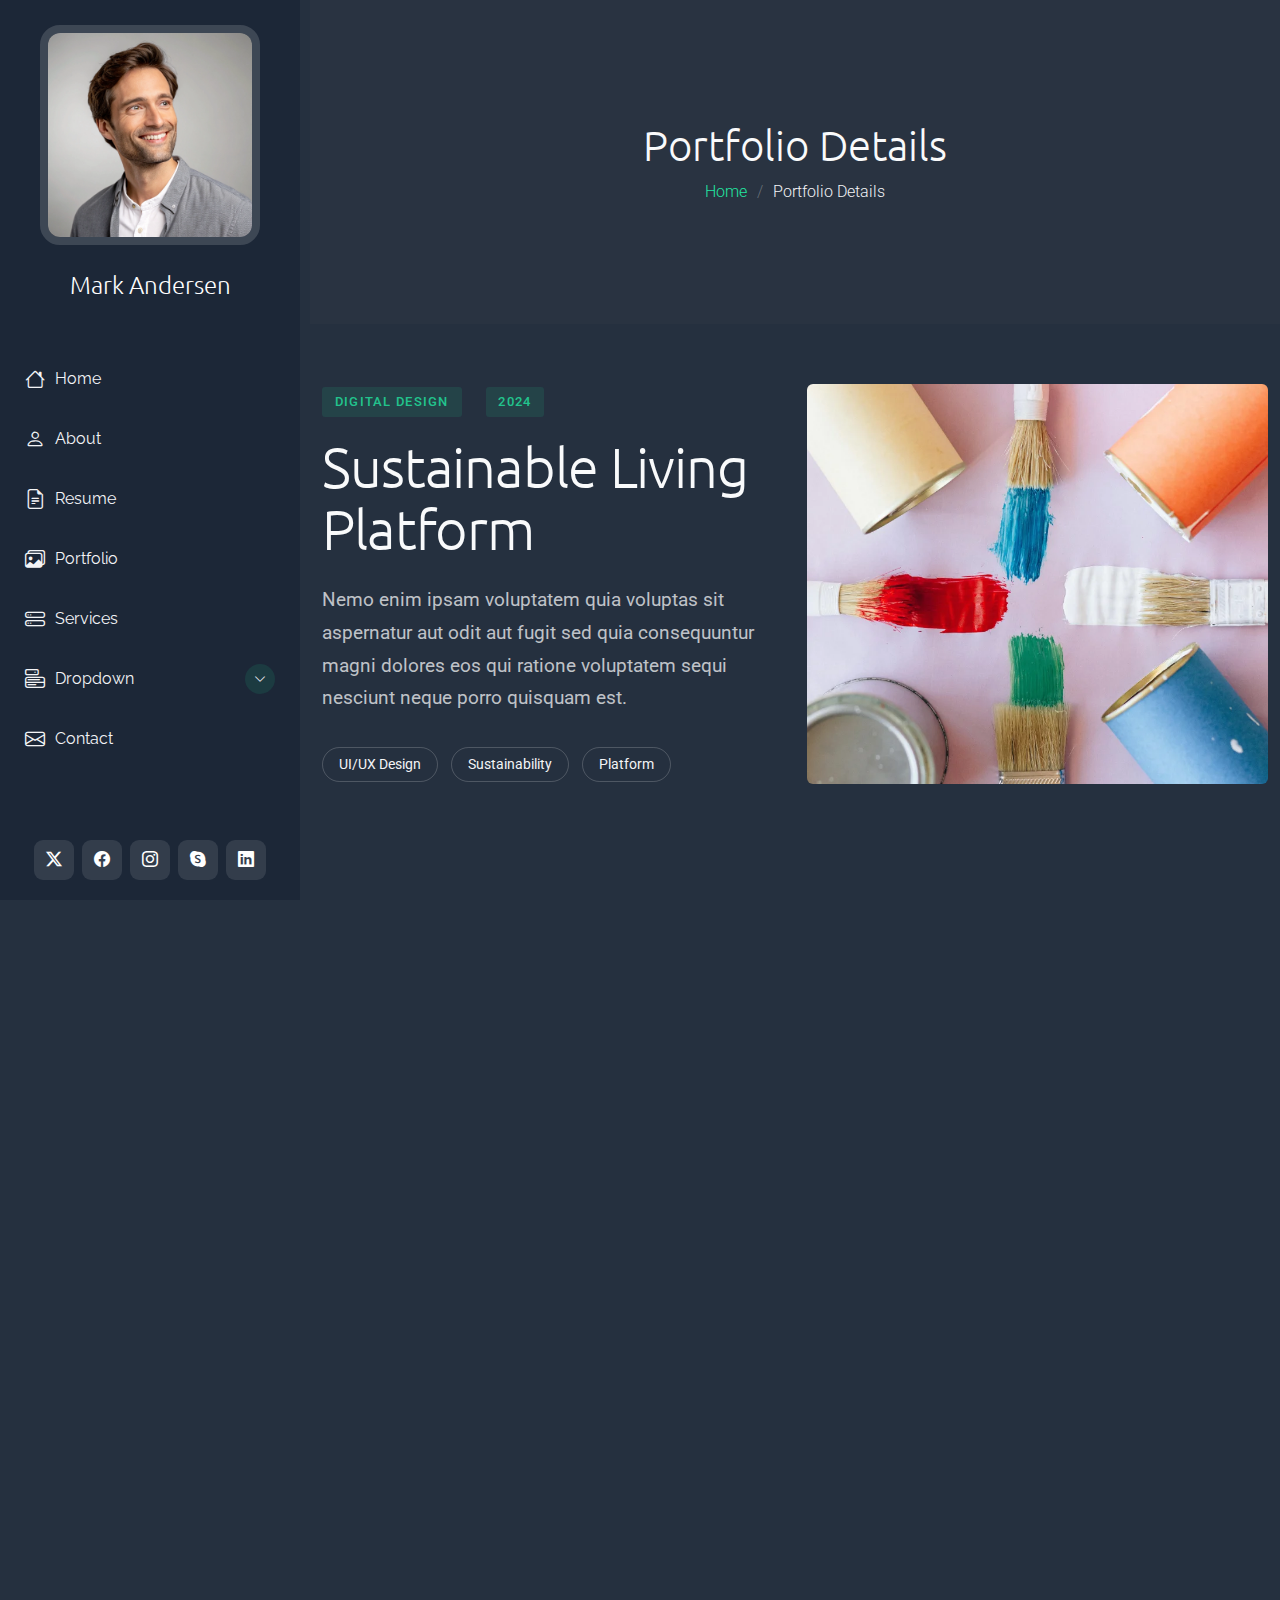
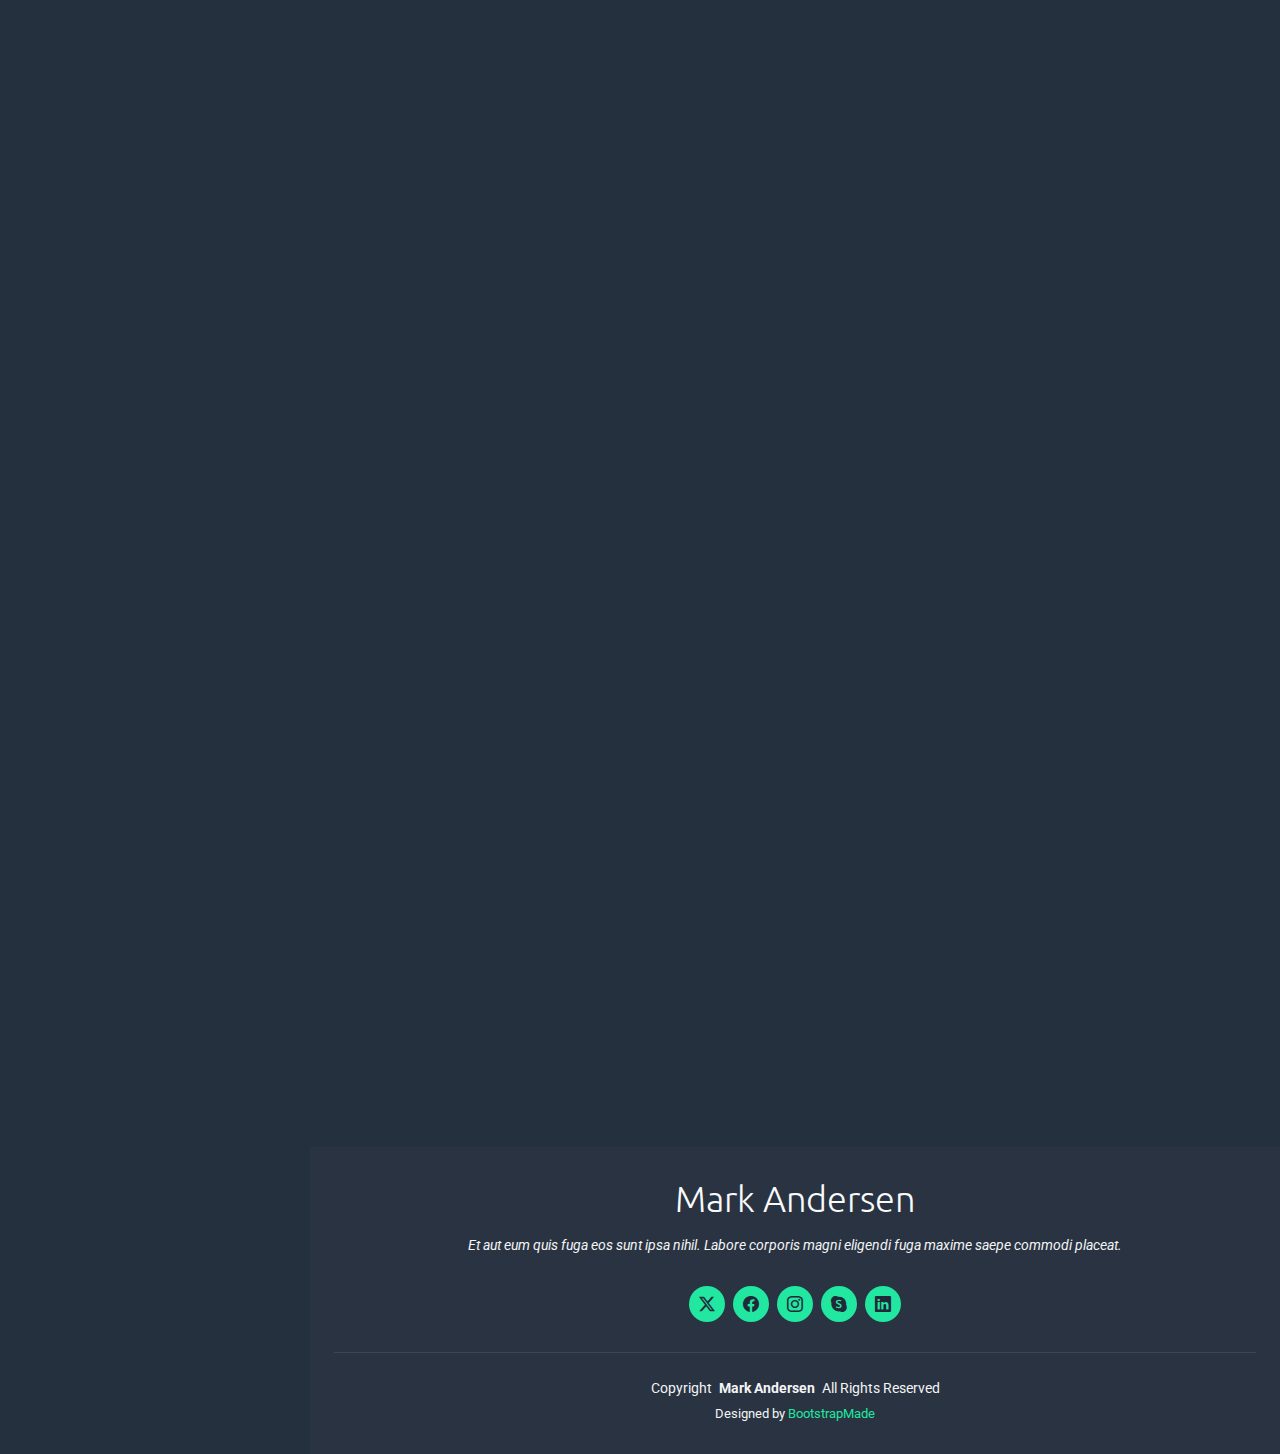
<file: portfolio-details.html>
<!DOCTYPE html>
<html lang="en">

<head>
  <meta charset="utf-8">
  <meta content="width=device-width, initial-scale=1.0" name="viewport">
  <title>Portfolio Details - MyPage Bootstrap Template</title>
  <meta name="description" content="">
  <meta name="keywords" content="">

  <!-- Favicons -->
  <link href="assets/img/favicon.png" rel="icon">
  <link href="assets/img/apple-touch-icon.png" rel="apple-touch-icon">

  <!-- Fonts -->
  <link href="https://fonts.googleapis.com" rel="preconnect">
  <link href="https://fonts.gstatic.com" rel="preconnect" crossorigin>
  <link href="https://fonts.googleapis.com/css2?family=Roboto:ital,wght@0,100;0,300;0,400;0,500;0,700;0,900;1,100;1,300;1,400;1,500;1,700;1,900&family=Raleway:ital,wght@0,100;0,200;0,300;0,400;0,500;0,600;0,700;0,800;0,900;1,100;1,200;1,300;1,400;1,500;1,600;1,700;1,800;1,900&family=Ubuntu:ital,wght@0,300;0,400;0,500;0,700;1,300;1,400;1,500;1,700&display=swap" rel="stylesheet">

  <!-- Vendor CSS Files -->
  <link href="assets/vendor/bootstrap/css/bootstrap.min.css" rel="stylesheet">
  <link href="assets/vendor/bootstrap-icons/bootstrap-icons.css" rel="stylesheet">
  <link href="assets/vendor/aos/aos.css" rel="stylesheet">
  <link href="assets/vendor/glightbox/css/glightbox.min.css" rel="stylesheet">
  <link href="assets/vendor/swiper/swiper-bundle.min.css" rel="stylesheet">

  <!-- Main CSS File -->
  <link href="assets/css/main.css" rel="stylesheet">

  <!-- =======================================================
  * Template Name: MyPage
  * Template URL: https://bootstrapmade.com/mypage-bootstrap-personal-template/
  * Updated: Sep 20 2025 with Bootstrap v5.3.8
  * Author: BootstrapMade.com
  * License: https://bootstrapmade.com/license/
  ======================================================== -->
</head>

<body class="portfolio-details-page">

  <header id="header" class="header dark-background d-flex flex-column justify-content-between">
    <i class="header-toggle d-xl-none bi bi-list"></i>

    <div class="header-top">
      <div class="profile-img">
        <img src="assets/img/profile/profile-square-14.webp" alt="" class="img-fluid">
      </div>

      <a href="index.html" class="logo d-flex align-items-center justify-content-center">
        <!-- Uncomment the line below if you also wish to use an image logo -->
        <!-- <img src="assets/img/logo.webp" alt=""> -->
        <h1 class="sitename">Mark Andersen</h1>
      </a>

    </div>

    <nav id="navmenu" class="navmenu">
      <ul>
        <li><a href="#hero"><i class="bi bi-house navicon"></i>Home</a></li>
        <li><a href="#about"><i class="bi bi-person navicon"></i> About</a></li>
        <li><a href="#resume"><i class="bi bi-file-earmark-text navicon"></i> Resume</a></li>
        <li><a href="#portfolio"><i class="bi bi-images navicon"></i> Portfolio</a></li>
        <li><a href="#services"><i class="bi bi-hdd-stack navicon"></i> Services</a></li>
        <li class="dropdown"><a href="#"><i class="bi bi-menu-button navicon"></i> <span>Dropdown</span> <i class="bi bi-chevron-down toggle-dropdown"></i></a>
          <ul>
            <li><a href="#">Dropdown 1</a></li>
            <li class="dropdown"><a href="#"><span>Deep Dropdown</span> <i class="bi bi-chevron-down toggle-dropdown"></i></a>
              <ul>
                <li><a href="#">Deep Dropdown 1</a></li>
                <li><a href="#">Deep Dropdown 2</a></li>
                <li><a href="#">Deep Dropdown 3</a></li>
                <li><a href="#">Deep Dropdown 4</a></li>
                <li><a href="#">Deep Dropdown 5</a></li>
              </ul>
            </li>
            <li><a href="#">Dropdown 2</a></li>
            <li><a href="#">Dropdown 3</a></li>
            <li><a href="#">Dropdown 4</a></li>
          </ul>
        </li>
        <li><a href="#contact"><i class="bi bi-envelope navicon"></i> Contact</a></li>
      </ul>
    </nav>

    <div class="social-links text-center">
      <a href="#" class="twitter"><i class="bi bi-twitter-x"></i></a>
      <a href="#" class="facebook"><i class="bi bi-facebook"></i></a>
      <a href="#" class="instagram"><i class="bi bi-instagram"></i></a>
      <a href="#" class="google-plus"><i class="bi bi-skype"></i></a>
      <a href="#" class="linkedin"><i class="bi bi-linkedin"></i></a>
    </div>
  </header>

  <main class="main">

    <!-- Page Title -->
    <div class="page-title light-background">
      <div class="container">
        <h1>Portfolio Details</h1>
        <nav class="breadcrumbs">
          <ol>
            <li><a href="index.html">Home</a></li>
            <li class="current">Portfolio Details</li>
          </ol>
        </nav>
      </div>
    </div><!-- End Page Title -->

    <!-- Portfolio Details Section -->
    <section id="portfolio-details" class="portfolio-details section">

      <div class="container" data-aos="fade-up" data-aos-delay="100">

        <div class="hero-section">
          <div class="row align-items-center">
            <div class="col-lg-6" data-aos="fade-right">
              <div class="project-header">
                <div class="project-meta">
                  <span class="category">Digital Design</span>
                  <span class="year">2024</span>
                </div>
                <h1 class="project-title">Sustainable Living Platform</h1>
                <p class="project-summary">Nemo enim ipsam voluptatem quia voluptas sit aspernatur aut odit aut fugit sed quia consequuntur magni dolores eos qui ratione voluptatem sequi nesciunt neque porro quisquam est.</p>
                <div class="project-tags">
                  <span class="tag">UI/UX Design</span>
                  <span class="tag">Sustainability</span>
                  <span class="tag">Platform</span>
                </div>
              </div>
            </div>
            <div class="col-lg-6" data-aos="fade-left" data-aos-delay="200">
              <div class="hero-image">
                <img src="assets/img/portfolio/portfolio-3.webp" alt="Project showcase" class="img-fluid" loading="lazy">
              </div>
            </div>
          </div>
        </div>

        <div class="visual-showcase" data-aos="fade-up" data-aos-delay="100">
          <div class="showcase-gallery">
            <div class="gallery-item large" data-aos="zoom-in" data-aos-delay="150">
              <img src="assets/img/portfolio/portfolio-7.webp" alt="Design showcase" class="img-fluid glightbox">
            </div>
            <div class="gallery-item" data-aos="fade-up" data-aos-delay="200">
              <img src="assets/img/portfolio/portfolio-5.webp" alt="Design showcase" class="img-fluid glightbox">
            </div>
            <div class="gallery-item" data-aos="fade-up" data-aos-delay="250">
              <img src="assets/img/portfolio/portfolio-8.webp" alt="Design showcase" class="img-fluid glightbox">
            </div>
          </div>
        </div>

        <div class="content-section">
          <div class="row">
            <div class="col-lg-7" data-aos="fade-up" data-aos-delay="100">
              <div class="main-content">
                <h2>Design Philosophy</h2>
                <p>Sed ut perspiciatis unde omnis iste natus error sit voluptatem accusantium doloremque laudantium totam rem aperiam eaque ipsa quae ab illo inventore veritatis et quasi architecto beatae vitae dicta sunt explicabo.</p>
                <p>Nemo enim ipsam voluptatem quia voluptas sit aspernatur aut odit aut fugit sed quia consequuntur magni dolores eos qui ratione voluptatem sequi nesciunt neque porro quisquam est qui dolorem ipsum quia dolor sit amet consectetur adipisci velit.</p>
                <p>Ut enim ad minima veniam quis nostrum exercitationem ullam corporis suscipit laboriosam nisi ut aliquid ex ea commodi consequatur quis autem vel eum iure reprehenderit qui in ea voluptate velit esse quam nihil molestiae consequatur.</p>
              </div>
            </div>
            <div class="col-lg-4 offset-lg-1" data-aos="fade-up" data-aos-delay="200">
              <div class="project-specs">
                <div class="spec-item">
                  <h5>Client</h5>
                  <p>EcoLife Solutions</p>
                </div>
                <div class="spec-item">
                  <h5>Timeline</h5>
                  <p>8 Months</p>
                </div>
                <div class="spec-item">
                  <h5>My Role</h5>
                  <p>Product Designer</p>
                </div>
                <div class="spec-item">
                  <h5>Team</h5>
                  <p>7 Members</p>
                </div>
                <div class="spec-item">
                  <h5>Deliverables</h5>
                  <p>Web Platform, Mobile App</p>
                </div>
              </div>
            </div>
          </div>
        </div>

        <div class="process-timeline" data-aos="fade-up" data-aos-delay="100">
          <div class="timeline-header">
            <h2>Design Process</h2>
          </div>
          <div class="timeline-steps">
            <div class="timeline-item" data-aos="fade-up" data-aos-delay="150">
              <div class="step-marker">
                <span class="step-number">1</span>
              </div>
              <div class="step-content">
                <h4>Research &amp; Analysis</h4>
                <p>Similique sunt in culpa qui officia deserunt mollitia animi id est laborum et dolorum fuga et harum quidem rerum facilis est et expedita distinctio nam libero tempore.</p>
              </div>
            </div>
            <div class="timeline-item" data-aos="fade-up" data-aos-delay="200">
              <div class="step-marker">
                <span class="step-number">2</span>
              </div>
              <div class="step-content">
                <h4>Ideation &amp; Concepts</h4>
                <p>Cum soluta nobis est eligendi optio cumque nihil impedit quo minus id quod maxime placeat facere possimus omnis voluptas assumenda est omnis dolor repellendus.</p>
              </div>
            </div>
            <div class="timeline-item" data-aos="fade-up" data-aos-delay="250">
              <div class="step-marker">
                <span class="step-number">3</span>
              </div>
              <div class="step-content">
                <h4>Prototyping &amp; Testing</h4>
                <p>Temporibus autem quibusdam et aut officiis debitis aut rerum necessitatibus saepe eveniet ut et voluptates repudiandae sint et molestiae non recusandae itaque earum rerum.</p>
              </div>
            </div>
            <div class="timeline-item" data-aos="fade-up" data-aos-delay="300">
              <div class="step-marker">
                <span class="step-number">4</span>
              </div>
              <div class="step-content">
                <h4>Implementation &amp; Launch</h4>
                <p>Hic tenetur a sapiente delectus ut aut reiciendis voluptatibus maiores alias consequatur aut perferendis doloribus asperiores repellat consectetur adipisci velit.</p>
              </div>
            </div>
          </div>
        </div>

        <div class="tools-section" data-aos="fade-up" data-aos-delay="100">
          <div class="row align-items-center">
            <div class="col-lg-5">
              <h2>Tools &amp; Technologies</h2>
              <p>Itaque earum rerum hic tenetur a sapiente delectus ut aut reiciendis voluptatibus maiores alias consequatur aut perferendis doloribus asperiores repellat sed ut perspiciatis unde omnis iste natus error.</p>
            </div>
            <div class="col-lg-6 offset-lg-1">
              <div class="tools-grid">
                <div class="tool-category" data-aos="fade-up" data-aos-delay="150">
                  <h5>Design</h5>
                  <div class="tool-list">
                    <span class="tool-item">Figma</span>
                    <span class="tool-item">Sketch</span>
                    <span class="tool-item">Adobe XD</span>
                    <span class="tool-item">Principle</span>
                  </div>
                </div>
                <div class="tool-category" data-aos="fade-up" data-aos-delay="200">
                  <h5>Development</h5>
                  <div class="tool-list">
                    <span class="tool-item">React</span>
                    <span class="tool-item">Node.js</span>
                    <span class="tool-item">MongoDB</span>
                  </div>
                </div>
                <div class="tool-category" data-aos="fade-up" data-aos-delay="250">
                  <h5>Analytics</h5>
                  <div class="tool-list">
                    <span class="tool-item">Hotjar</span>
                    <span class="tool-item">Mixpanel</span>
                    <span class="tool-item">Google Analytics</span>
                  </div>
                </div>
              </div>
            </div>
          </div>
        </div>

        <div class="impact-metrics" data-aos="fade-up" data-aos-delay="100">
          <div class="metrics-container">
            <div class="metrics-header">
              <h2>Project Impact</h2>
              <p>At vero eos et accusamus et iusto odio dignissimos ducimus qui blanditiis praesentium voluptatum deleniti atque corrupti quos dolores.</p>
            </div>
            <div class="metrics-grid">
              <div class="metric-card" data-aos="fade-up" data-aos-delay="150">
                <div class="metric-value">92%</div>
                <div class="metric-label">User Satisfaction</div>
              </div>
              <div class="metric-card" data-aos="fade-up" data-aos-delay="200">
                <div class="metric-value">18k+</div>
                <div class="metric-label">Monthly Users</div>
              </div>
              <div class="metric-card" data-aos="fade-up" data-aos-delay="250">
                <div class="metric-value">4.9</div>
                <div class="metric-label">App Store Rating</div>
              </div>
              <div class="metric-card" data-aos="fade-up" data-aos-delay="300">
                <div class="metric-value">65%</div>
                <div class="metric-label">Conversion Increase</div>
              </div>
            </div>
          </div>
        </div>

        <div class="additional-gallery" data-aos="fade-up" data-aos-delay="100">
          <div class="gallery-slider swiper init-swiper">
            <script type="application/json" class="swiper-config">
              {
                "loop": true,
                "speed": 600,
                "autoplay": {
                  "delay": 4000
                },
                "slidesPerView": 1,
                "spaceBetween": 30,
                "breakpoints": {
                  "768": {
                    "slidesPerView": 2
                  },
                  "1200": {
                    "slidesPerView": 3
                  }
                },
                "pagination": {
                  "el": ".swiper-pagination",
                  "type": "bullets",
                  "clickable": true
                }
              }
            </script>
            <div class="swiper-wrapper">
              <div class="swiper-slide">
                <img src="assets/img/portfolio/portfolio-12.webp" alt="Project detail" class="img-fluid glightbox" loading="lazy">
              </div>
              <div class="swiper-slide">
                <img src="assets/img/portfolio/portfolio-2.webp" alt="Project detail" class="img-fluid glightbox" loading="lazy">
              </div>
              <div class="swiper-slide">
                <img src="assets/img/portfolio/portfolio-6.webp" alt="Project detail" class="img-fluid glightbox" loading="lazy">
              </div>
              <div class="swiper-slide">
                <img src="assets/img/portfolio/portfolio-10.webp" alt="Project detail" class="img-fluid glightbox" loading="lazy">
              </div>
            </div>
            <div class="swiper-pagination"></div>
          </div>
        </div>

        <div class="project-nav" data-aos="fade-up" data-aos-delay="100">
          <div class="nav-wrapper">
            <a href="#" class="nav-link prev-project">
              <div class="nav-content">
                <span class="nav-direction">← Previous</span>
                <span class="nav-title">Digital Banking Solution</span>
              </div>
            </a>
            <a href="#" class="nav-link all-projects">
              <i class="bi bi-grid-3x3-gap"></i>
              <span>All Projects</span>
            </a>
            <a href="#" class="nav-link next-project">
              <div class="nav-content">
                <span class="nav-direction">Next →</span>
                <span class="nav-title">Healthcare Mobile App</span>
              </div>
            </a>
          </div>
        </div>

      </div>

    </section><!-- /Portfolio Details Section -->

  </main>

  <footer id="footer" class="footer light-background">
    <div class="container">
      <h3 class="sitename">Mark Andersen</h3>
      <p>Et aut eum quis fuga eos sunt ipsa nihil. Labore corporis magni eligendi fuga maxime saepe commodi placeat.</p>
      <div class="social-links d-flex justify-content-center">
        <a href=""><i class="bi bi-twitter-x"></i></a>
        <a href=""><i class="bi bi-facebook"></i></a>
        <a href=""><i class="bi bi-instagram"></i></a>
        <a href=""><i class="bi bi-skype"></i></a>
        <a href=""><i class="bi bi-linkedin"></i></a>
      </div>
      <div class="container">
        <div class="copyright">
          <span>Copyright</span> <strong class="px-1 sitename">Mark Andersen</strong> <span>All Rights Reserved</span>
        </div>
        <div class="credits">
          <!-- All the links in the footer should remain intact. -->
          <!-- You can delete the links only if you've purchased the pro version. -->
          <!-- Licensing information: https://bootstrapmade.com/license/ -->
          <!-- Purchase the pro version with working PHP/AJAX contact form: [buy-url] -->
          Designed by <a href="https://bootstrapmade.com/">BootstrapMade</a>
        </div>
      </div>
    </div>
  </footer>

  <!-- Scroll Top -->
  <a href="#" id="scroll-top" class="scroll-top d-flex align-items-center justify-content-center"><i class="bi bi-arrow-up-short"></i></a>

  <!-- Preloader -->
  <div id="preloader"></div>

  <!-- Vendor JS Files -->
  <script src="assets/vendor/bootstrap/js/bootstrap.bundle.min.js"></script>
  <script src="assets/vendor/php-email-form/validate.js"></script>
  <script src="assets/vendor/aos/aos.js"></script>
  <script src="assets/vendor/purecounter/purecounter_vanilla.js"></script>
  <script src="assets/vendor/typed.js/typed.umd.js"></script>
  <script src="assets/vendor/waypoints/noframework.waypoints.js"></script>
  <script src="assets/vendor/imagesloaded/imagesloaded.pkgd.min.js"></script>
  <script src="assets/vendor/isotope-layout/isotope.pkgd.min.js"></script>
  <script src="assets/vendor/glightbox/js/glightbox.min.js"></script>
  <script src="assets/vendor/swiper/swiper-bundle.min.js"></script>

  <!-- Main JS File -->
  <script src="assets/js/main.js"></script>

</body>

</html>
</file>
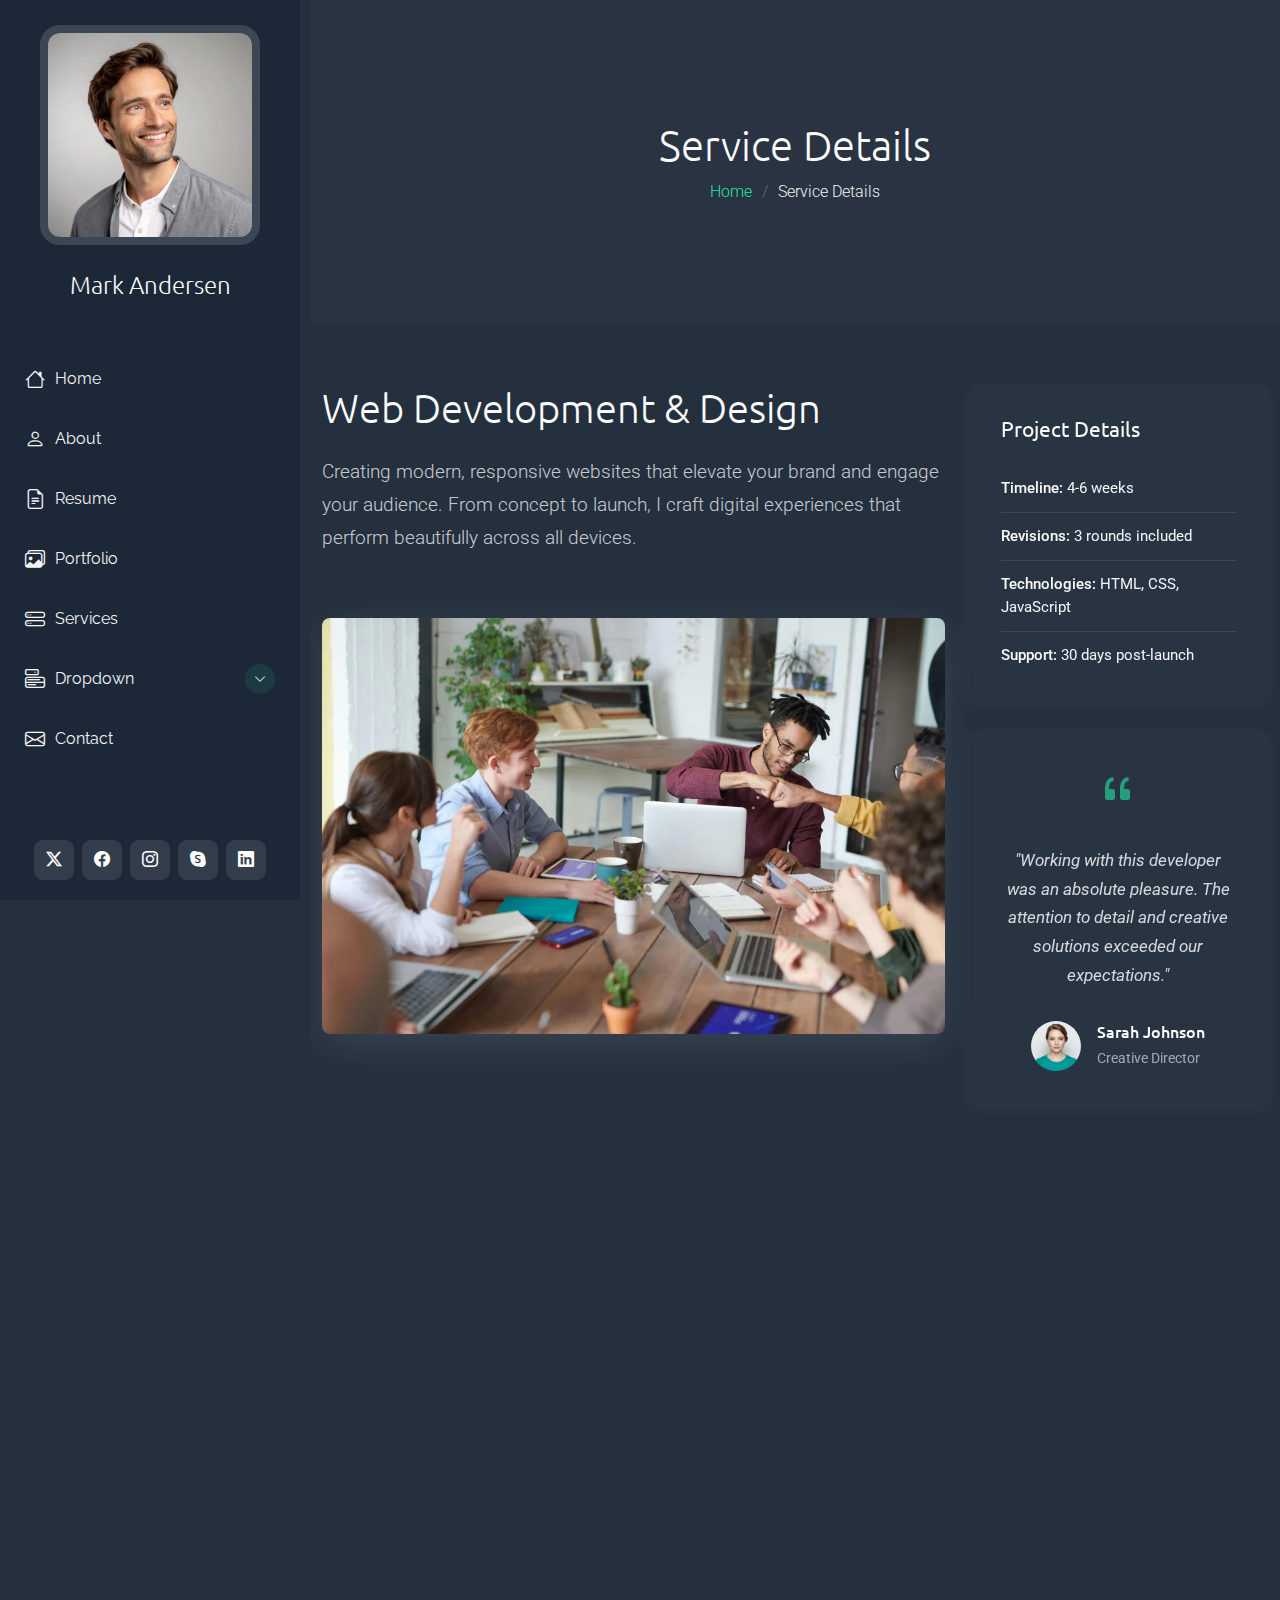
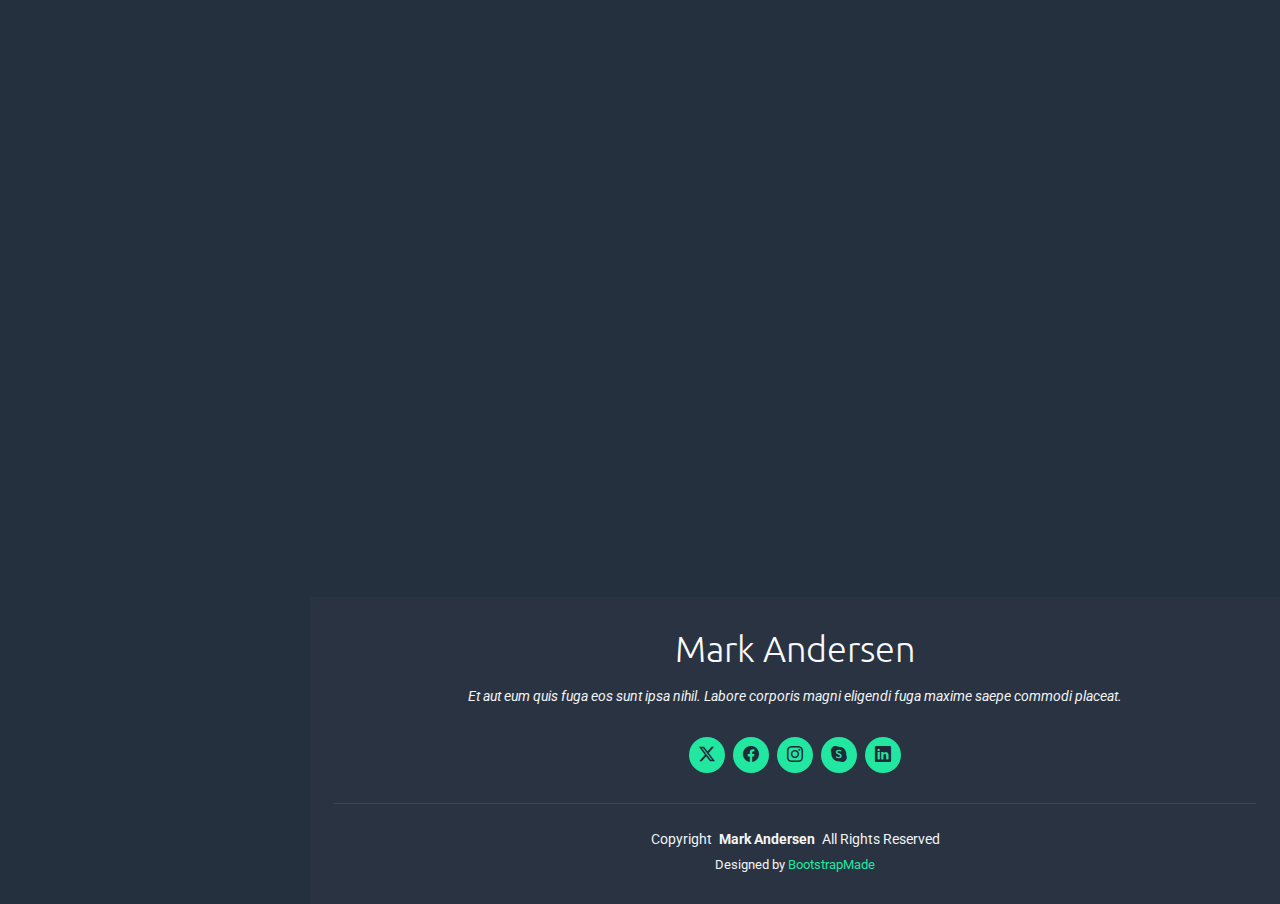
<file: service-details.html>
<!DOCTYPE html>
<html lang="en">

<head>
  <meta charset="utf-8">
  <meta content="width=device-width, initial-scale=1.0" name="viewport">
  <title>Service Details - MyPage Bootstrap Template</title>
  <meta name="description" content="">
  <meta name="keywords" content="">

  <!-- Favicons -->
  <link href="assets/img/favicon.png" rel="icon">
  <link href="assets/img/apple-touch-icon.png" rel="apple-touch-icon">

  <!-- Fonts -->
  <link href="https://fonts.googleapis.com" rel="preconnect">
  <link href="https://fonts.gstatic.com" rel="preconnect" crossorigin>
  <link href="https://fonts.googleapis.com/css2?family=Roboto:ital,wght@0,100;0,300;0,400;0,500;0,700;0,900;1,100;1,300;1,400;1,500;1,700;1,900&family=Raleway:ital,wght@0,100;0,200;0,300;0,400;0,500;0,600;0,700;0,800;0,900;1,100;1,200;1,300;1,400;1,500;1,600;1,700;1,800;1,900&family=Ubuntu:ital,wght@0,300;0,400;0,500;0,700;1,300;1,400;1,500;1,700&display=swap" rel="stylesheet">

  <!-- Vendor CSS Files -->
  <link href="assets/vendor/bootstrap/css/bootstrap.min.css" rel="stylesheet">
  <link href="assets/vendor/bootstrap-icons/bootstrap-icons.css" rel="stylesheet">
  <link href="assets/vendor/aos/aos.css" rel="stylesheet">
  <link href="assets/vendor/glightbox/css/glightbox.min.css" rel="stylesheet">
  <link href="assets/vendor/swiper/swiper-bundle.min.css" rel="stylesheet">

  <!-- Main CSS File -->
  <link href="assets/css/main.css" rel="stylesheet">

  <!-- =======================================================
  * Template Name: MyPage
  * Template URL: https://bootstrapmade.com/mypage-bootstrap-personal-template/
  * Updated: Sep 20 2025 with Bootstrap v5.3.8
  * Author: BootstrapMade.com
  * License: https://bootstrapmade.com/license/
  ======================================================== -->
</head>

<body class="service-details-page">

  <header id="header" class="header dark-background d-flex flex-column justify-content-between">
    <i class="header-toggle d-xl-none bi bi-list"></i>

    <div class="header-top">
      <div class="profile-img">
        <img src="assets/img/profile/profile-square-14.webp" alt="" class="img-fluid">
      </div>

      <a href="index.html" class="logo d-flex align-items-center justify-content-center">
        <!-- Uncomment the line below if you also wish to use an image logo -->
        <!-- <img src="assets/img/logo.webp" alt=""> -->
        <h1 class="sitename">Mark Andersen</h1>
      </a>

    </div>

    <nav id="navmenu" class="navmenu">
      <ul>
        <li><a href="#hero"><i class="bi bi-house navicon"></i>Home</a></li>
        <li><a href="#about"><i class="bi bi-person navicon"></i> About</a></li>
        <li><a href="#resume"><i class="bi bi-file-earmark-text navicon"></i> Resume</a></li>
        <li><a href="#portfolio"><i class="bi bi-images navicon"></i> Portfolio</a></li>
        <li><a href="#services"><i class="bi bi-hdd-stack navicon"></i> Services</a></li>
        <li class="dropdown"><a href="#"><i class="bi bi-menu-button navicon"></i> <span>Dropdown</span> <i class="bi bi-chevron-down toggle-dropdown"></i></a>
          <ul>
            <li><a href="#">Dropdown 1</a></li>
            <li class="dropdown"><a href="#"><span>Deep Dropdown</span> <i class="bi bi-chevron-down toggle-dropdown"></i></a>
              <ul>
                <li><a href="#">Deep Dropdown 1</a></li>
                <li><a href="#">Deep Dropdown 2</a></li>
                <li><a href="#">Deep Dropdown 3</a></li>
                <li><a href="#">Deep Dropdown 4</a></li>
                <li><a href="#">Deep Dropdown 5</a></li>
              </ul>
            </li>
            <li><a href="#">Dropdown 2</a></li>
            <li><a href="#">Dropdown 3</a></li>
            <li><a href="#">Dropdown 4</a></li>
          </ul>
        </li>
        <li><a href="#contact"><i class="bi bi-envelope navicon"></i> Contact</a></li>
      </ul>
    </nav>

    <div class="social-links text-center">
      <a href="#" class="twitter"><i class="bi bi-twitter-x"></i></a>
      <a href="#" class="facebook"><i class="bi bi-facebook"></i></a>
      <a href="#" class="instagram"><i class="bi bi-instagram"></i></a>
      <a href="#" class="google-plus"><i class="bi bi-skype"></i></a>
      <a href="#" class="linkedin"><i class="bi bi-linkedin"></i></a>
    </div>
  </header>

  <main class="main">

    <!-- Page Title -->
    <div class="page-title light-background">
      <div class="container">
        <h1>Service Details</h1>
        <nav class="breadcrumbs">
          <ol>
            <li><a href="index.html">Home</a></li>
            <li class="current">Service Details</li>
          </ol>
        </nav>
      </div>
    </div><!-- End Page Title -->

    <!-- Service Details Section -->
    <section id="service-details" class="service-details section">

      <div class="container" data-aos="fade-up" data-aos-delay="100">

        <div class="row gy-5">

          <div class="col-lg-8">

            <div class="service-content">

              <div class="service-hero" data-aos="fade-up" data-aos-delay="200">
                <h2>Web Development &amp; Design</h2>
                <p class="lead">Creating modern, responsive websites that elevate your brand and engage your audience. From concept to launch, I craft digital experiences that perform beautifully across all devices.</p>
              </div>

              <div class="service-image" data-aos="zoom-in" data-aos-delay="300">
                <img src="assets/img/services/services-3.webp" alt="Web Development" class="img-fluid">
              </div>

              <div class="service-description" data-aos="fade-up" data-aos-delay="400">
                <h3>What's Included</h3>
                <p>Lorem ipsum dolor sit amet, consectetur adipiscing elit. Sed do eiusmod tempor incididunt ut labore et dolore magna aliqua. Ut enim ad minim veniam, quis nostrud exercitation ullamco laboris nisi ut aliquip ex ea commodo consequat.</p>

                <div class="features-list">
                  <div class="feature-item">
                    <i class="bi bi-palette"></i>
                    <div>
                      <h4>Custom Design</h4>
                      <p>Unique visual identity tailored to your brand and target audience preferences.</p>
                    </div>
                  </div>
                  <div class="feature-item">
                    <i class="bi bi-code-slash"></i>
                    <div>
                      <h4>Clean Development</h4>
                      <p>Semantic HTML, modern CSS, and optimized JavaScript for fast loading times.</p>
                    </div>
                  </div>
                  <div class="feature-item">
                    <i class="bi bi-phone"></i>
                    <div>
                      <h4>Mobile First</h4>
                      <p>Responsive design that looks perfect on all devices and screen sizes.</p>
                    </div>
                  </div>
                  <div class="feature-item">
                    <i class="bi bi-search"></i>
                    <div>
                      <h4>SEO Optimized</h4>
                      <p>Built with search engine optimization best practices from the ground up.</p>
                    </div>
                  </div>
                </div>
              </div>

              <div class="process-section" data-aos="fade-up" data-aos-delay="500">
                <h3>My Process</h3>
                <div class="process-steps">
                  <div class="step">
                    <div class="step-number">01</div>
                    <h4>Discovery</h4>
                    <p>Understanding your goals, target audience, and project requirements through detailed consultation.</p>
                  </div>
                  <div class="step">
                    <div class="step-number">02</div>
                    <h4>Design</h4>
                    <p>Creating wireframes and visual designs that align with your brand and user experience goals.</p>
                  </div>
                  <div class="step">
                    <div class="step-number">03</div>
                    <h4>Development</h4>
                    <p>Building your website with clean code, responsive layouts, and performance optimization.</p>
                  </div>
                  <div class="step">
                    <div class="step-number">04</div>
                    <h4>Launch</h4>
                    <p>Testing, refinement, and deployment with ongoing support and maintenance options.</p>
                  </div>
                </div>
              </div>

            </div>

          </div>

          <div class="col-lg-4">

            <div class="service-sidebar">

              <div class="service-info" data-aos="fade-up" data-aos-delay="600">
                <h4>Project Details</h4>
                <ul class="info-list">
                  <li><strong>Timeline:</strong> 4-6 weeks</li>
                  <li><strong>Revisions:</strong> 3 rounds included</li>
                  <li><strong>Technologies:</strong> HTML, CSS, JavaScript</li>
                  <li><strong>Support:</strong> 30 days post-launch</li>
                </ul>
              </div>

              <div class="testimonial-block" data-aos="fade-up" data-aos-delay="700">
                <div class="quote-icon">
                  <i class="bi bi-quote"></i>
                </div>
                <blockquote>
                  "Working with this developer was an absolute pleasure. The attention to detail and creative solutions exceeded our expectations."
                </blockquote>
                <div class="testimonial-author">
                  <img src="assets/img/person/person-f-3.webp" alt="Client" class="author-image">
                  <div class="author-info">
                    <h5>Sarah Johnson</h5>
                    <span>Creative Director</span>
                  </div>
                </div>
              </div>

              <div class="cta-block" data-aos="fade-up" data-aos-delay="800">
                <h4>Ready to Start?</h4>
                <p>Let's discuss your project and bring your vision to life.</p>
                <a href="#" class="btn btn-primary">Get a Quote</a>
                <a href="#" class="btn btn-outline">View Portfolio</a>
              </div>

            </div>

          </div>

        </div>

      </div>

    </section><!-- /Service Details Section -->

  </main>

  <footer id="footer" class="footer light-background">
    <div class="container">
      <h3 class="sitename">Mark Andersen</h3>
      <p>Et aut eum quis fuga eos sunt ipsa nihil. Labore corporis magni eligendi fuga maxime saepe commodi placeat.</p>
      <div class="social-links d-flex justify-content-center">
        <a href=""><i class="bi bi-twitter-x"></i></a>
        <a href=""><i class="bi bi-facebook"></i></a>
        <a href=""><i class="bi bi-instagram"></i></a>
        <a href=""><i class="bi bi-skype"></i></a>
        <a href=""><i class="bi bi-linkedin"></i></a>
      </div>
      <div class="container">
        <div class="copyright">
          <span>Copyright</span> <strong class="px-1 sitename">Mark Andersen</strong> <span>All Rights Reserved</span>
        </div>
        <div class="credits">
          <!-- All the links in the footer should remain intact. -->
          <!-- You can delete the links only if you've purchased the pro version. -->
          <!-- Licensing information: https://bootstrapmade.com/license/ -->
          <!-- Purchase the pro version with working PHP/AJAX contact form: [buy-url] -->
          Designed by <a href="https://bootstrapmade.com/">BootstrapMade</a>
        </div>
      </div>
    </div>
  </footer>

  <!-- Scroll Top -->
  <a href="#" id="scroll-top" class="scroll-top d-flex align-items-center justify-content-center"><i class="bi bi-arrow-up-short"></i></a>

  <!-- Preloader -->
  <div id="preloader"></div>

  <!-- Vendor JS Files -->
  <script src="assets/vendor/bootstrap/js/bootstrap.bundle.min.js"></script>
  <script src="assets/vendor/php-email-form/validate.js"></script>
  <script src="assets/vendor/aos/aos.js"></script>
  <script src="assets/vendor/purecounter/purecounter_vanilla.js"></script>
  <script src="assets/vendor/typed.js/typed.umd.js"></script>
  <script src="assets/vendor/waypoints/noframework.waypoints.js"></script>
  <script src="assets/vendor/imagesloaded/imagesloaded.pkgd.min.js"></script>
  <script src="assets/vendor/isotope-layout/isotope.pkgd.min.js"></script>
  <script src="assets/vendor/glightbox/js/glightbox.min.js"></script>
  <script src="assets/vendor/swiper/swiper-bundle.min.js"></script>

  <!-- Main JS File -->
  <script src="assets/js/main.js"></script>

</body>

</html>
</file>
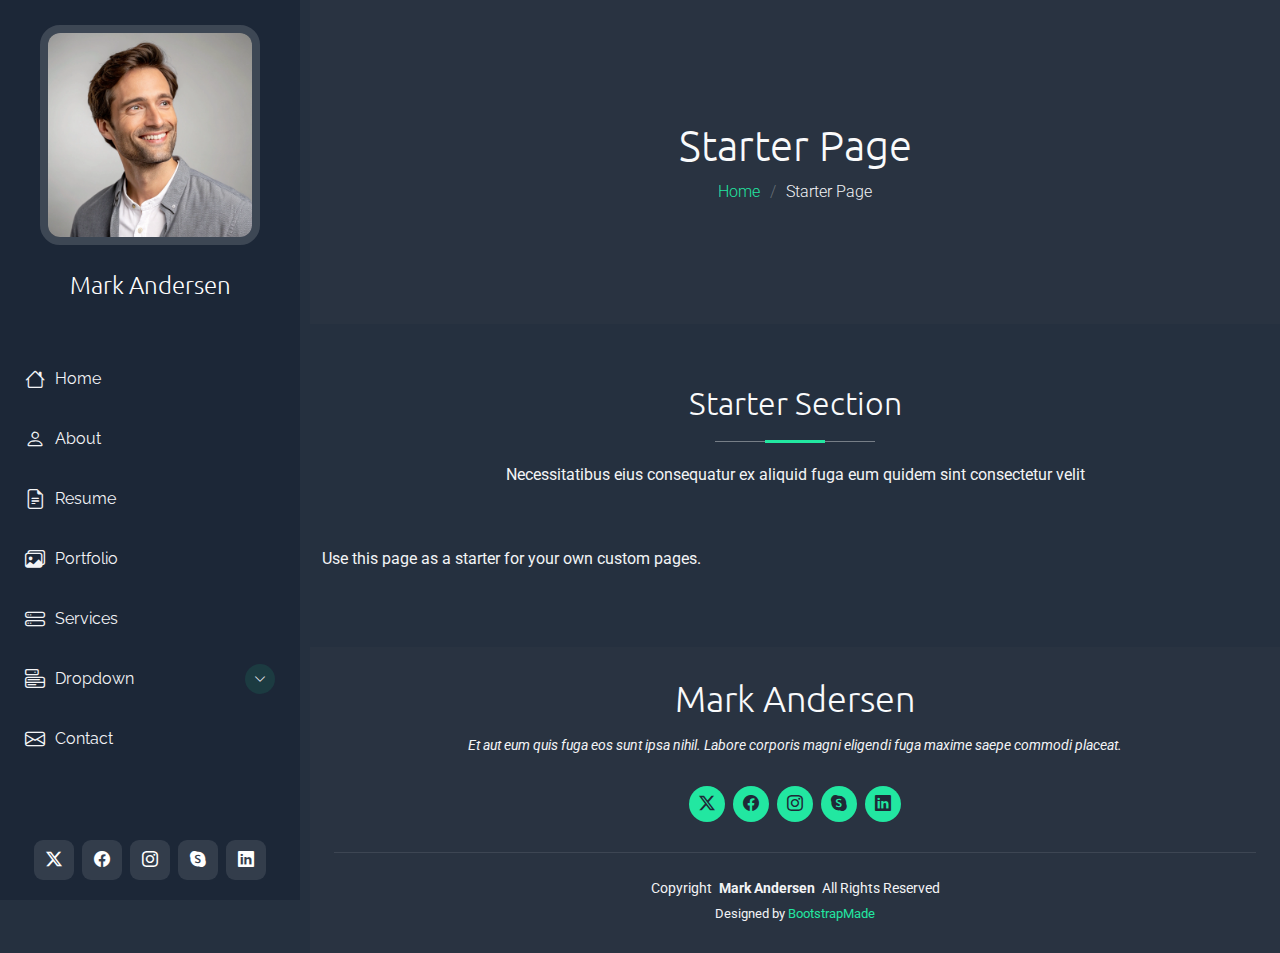
<file: starter-page.html>
<!DOCTYPE html>
<html lang="en">

<head>
  <meta charset="utf-8">
  <meta content="width=device-width, initial-scale=1.0" name="viewport">
  <title>Starter Page - MyPage Bootstrap Template</title>
  <meta name="description" content="">
  <meta name="keywords" content="">

  <!-- Favicons -->
  <link href="assets/img/favicon.png" rel="icon">
  <link href="assets/img/apple-touch-icon.png" rel="apple-touch-icon">

  <!-- Fonts -->
  <link href="https://fonts.googleapis.com" rel="preconnect">
  <link href="https://fonts.gstatic.com" rel="preconnect" crossorigin>
  <link href="https://fonts.googleapis.com/css2?family=Roboto:ital,wght@0,100;0,300;0,400;0,500;0,700;0,900;1,100;1,300;1,400;1,500;1,700;1,900&family=Raleway:ital,wght@0,100;0,200;0,300;0,400;0,500;0,600;0,700;0,800;0,900;1,100;1,200;1,300;1,400;1,500;1,600;1,700;1,800;1,900&family=Ubuntu:ital,wght@0,300;0,400;0,500;0,700;1,300;1,400;1,500;1,700&display=swap" rel="stylesheet">

  <!-- Vendor CSS Files -->
  <link href="assets/vendor/bootstrap/css/bootstrap.min.css" rel="stylesheet">
  <link href="assets/vendor/bootstrap-icons/bootstrap-icons.css" rel="stylesheet">
  <link href="assets/vendor/aos/aos.css" rel="stylesheet">
  <link href="assets/vendor/glightbox/css/glightbox.min.css" rel="stylesheet">
  <link href="assets/vendor/swiper/swiper-bundle.min.css" rel="stylesheet">

  <!-- Main CSS File -->
  <link href="assets/css/main.css" rel="stylesheet">

  <!-- =======================================================
  * Template Name: MyPage
  * Template URL: https://bootstrapmade.com/mypage-bootstrap-personal-template/
  * Updated: Sep 20 2025 with Bootstrap v5.3.8
  * Author: BootstrapMade.com
  * License: https://bootstrapmade.com/license/
  ======================================================== -->
</head>

<body class="starter-page-page">

  <header id="header" class="header dark-background d-flex flex-column justify-content-between">
    <i class="header-toggle d-xl-none bi bi-list"></i>

    <div class="header-top">
      <div class="profile-img">
        <img src="assets/img/profile/profile-square-14.webp" alt="" class="img-fluid">
      </div>

      <a href="index.html" class="logo d-flex align-items-center justify-content-center">
        <!-- Uncomment the line below if you also wish to use an image logo -->
        <!-- <img src="assets/img/logo.webp" alt=""> -->
        <h1 class="sitename">Mark Andersen</h1>
      </a>

    </div>

    <nav id="navmenu" class="navmenu">
      <ul>
        <li><a href="#hero"><i class="bi bi-house navicon"></i>Home</a></li>
        <li><a href="#about"><i class="bi bi-person navicon"></i> About</a></li>
        <li><a href="#resume"><i class="bi bi-file-earmark-text navicon"></i> Resume</a></li>
        <li><a href="#portfolio"><i class="bi bi-images navicon"></i> Portfolio</a></li>
        <li><a href="#services"><i class="bi bi-hdd-stack navicon"></i> Services</a></li>
        <li class="dropdown"><a href="#"><i class="bi bi-menu-button navicon"></i> <span>Dropdown</span> <i class="bi bi-chevron-down toggle-dropdown"></i></a>
          <ul>
            <li><a href="#">Dropdown 1</a></li>
            <li class="dropdown"><a href="#"><span>Deep Dropdown</span> <i class="bi bi-chevron-down toggle-dropdown"></i></a>
              <ul>
                <li><a href="#">Deep Dropdown 1</a></li>
                <li><a href="#">Deep Dropdown 2</a></li>
                <li><a href="#">Deep Dropdown 3</a></li>
                <li><a href="#">Deep Dropdown 4</a></li>
                <li><a href="#">Deep Dropdown 5</a></li>
              </ul>
            </li>
            <li><a href="#">Dropdown 2</a></li>
            <li><a href="#">Dropdown 3</a></li>
            <li><a href="#">Dropdown 4</a></li>
          </ul>
        </li>
        <li><a href="#contact"><i class="bi bi-envelope navicon"></i> Contact</a></li>
      </ul>
    </nav>

    <div class="social-links text-center">
      <a href="#" class="twitter"><i class="bi bi-twitter-x"></i></a>
      <a href="#" class="facebook"><i class="bi bi-facebook"></i></a>
      <a href="#" class="instagram"><i class="bi bi-instagram"></i></a>
      <a href="#" class="google-plus"><i class="bi bi-skype"></i></a>
      <a href="#" class="linkedin"><i class="bi bi-linkedin"></i></a>
    </div>
  </header>

  <main class="main">

    <!-- Page Title -->
    <div class="page-title light-background">
      <div class="container">
        <h1>Starter Page</h1>
        <nav class="breadcrumbs">
          <ol>
            <li><a href="index.html">Home</a></li>
            <li class="current">Starter Page</li>
          </ol>
        </nav>
      </div>
    </div><!-- End Page Title -->

    <!-- Starter Section Section -->
    <section id="starter-section" class="starter-section section">

      <!-- Section Title -->
      <div class="container section-title" data-aos="fade-up">
        <h2>Starter Section</h2>
        <p>Necessitatibus eius consequatur ex aliquid fuga eum quidem sint consectetur velit</p>
      </div><!-- End Section Title -->

      <div class="container" data-aos="fade-up">
        <p>Use this page as a starter for your own custom pages.</p>
      </div>

    </section><!-- /Starter Section Section -->

  </main>

  <footer id="footer" class="footer light-background">
    <div class="container">
      <h3 class="sitename">Mark Andersen</h3>
      <p>Et aut eum quis fuga eos sunt ipsa nihil. Labore corporis magni eligendi fuga maxime saepe commodi placeat.</p>
      <div class="social-links d-flex justify-content-center">
        <a href=""><i class="bi bi-twitter-x"></i></a>
        <a href=""><i class="bi bi-facebook"></i></a>
        <a href=""><i class="bi bi-instagram"></i></a>
        <a href=""><i class="bi bi-skype"></i></a>
        <a href=""><i class="bi bi-linkedin"></i></a>
      </div>
      <div class="container">
        <div class="copyright">
          <span>Copyright</span> <strong class="px-1 sitename">Mark Andersen</strong> <span>All Rights Reserved</span>
        </div>
        <div class="credits">
          <!-- All the links in the footer should remain intact. -->
          <!-- You can delete the links only if you've purchased the pro version. -->
          <!-- Licensing information: https://bootstrapmade.com/license/ -->
          <!-- Purchase the pro version with working PHP/AJAX contact form: [buy-url] -->
          Designed by <a href="https://bootstrapmade.com/">BootstrapMade</a>
        </div>
      </div>
    </div>
  </footer>

  <!-- Scroll Top -->
  <a href="#" id="scroll-top" class="scroll-top d-flex align-items-center justify-content-center"><i class="bi bi-arrow-up-short"></i></a>

  <!-- Preloader -->
  <div id="preloader"></div>

  <!-- Vendor JS Files -->
  <script src="assets/vendor/bootstrap/js/bootstrap.bundle.min.js"></script>
  <script src="assets/vendor/php-email-form/validate.js"></script>
  <script src="assets/vendor/aos/aos.js"></script>
  <script src="assets/vendor/purecounter/purecounter_vanilla.js"></script>
  <script src="assets/vendor/typed.js/typed.umd.js"></script>
  <script src="assets/vendor/waypoints/noframework.waypoints.js"></script>
  <script src="assets/vendor/imagesloaded/imagesloaded.pkgd.min.js"></script>
  <script src="assets/vendor/isotope-layout/isotope.pkgd.min.js"></script>
  <script src="assets/vendor/glightbox/js/glightbox.min.js"></script>
  <script src="assets/vendor/swiper/swiper-bundle.min.js"></script>

  <!-- Main JS File -->
  <script src="assets/js/main.js"></script>

</body>

</html>
</file>
<file: assets/css/main.css>
/**
* Template Name: MyPage
* Template URL: https://bootstrapmade.com/mypage-bootstrap-personal-template/
* Updated: Sep 20 2025 with Bootstrap v5.3.8
* Author: BootstrapMade.com
* License: https://bootstrapmade.com/license/
*/

/*--------------------------------------------------------------
# Font & Color Variables
# Help: https://bootstrapmade.com/color-system/
--------------------------------------------------------------*/
/* Fonts */
:root {
  --default-font: "Roboto",  system-ui, -apple-system, "Segoe UI", Roboto, "Helvetica Neue", Arial, "Noto Sans", "Liberation Sans", sans-serif, "Apple Color Emoji", "Segoe UI Emoji", "Segoe UI Symbol", "Noto Color Emoji";
  --heading-font: "Ubuntu",  sans-serif;
  --nav-font: "Raleway",  sans-serif;
}

/* Global Colors - The following color variables are used throughout the website. Updating them here will change the color scheme of the entire website */
:root { 
  --background-color: #25303f; /* Background color for the entire website, including individual sections */
  --default-color: #f3f4f6; /* Default color used for the majority of the text content across the entire website */
  --heading-color: #f9fafb; /* Color for headings, subheadings and title throughout the website */
  --accent-color: #22e7a1; /* Accent color that represents your brand on the website. It's used for buttons, links, and other elements that need to stand out */
  --surface-color: #293443; /* The surface color is used as a background of boxed elements within sections, such as cards, icon boxes, or other elements that require a visual separation from the global background. */
  --contrast-color: #1f2937; /* Contrast color for text, ensuring readability against backgrounds of accent, heading, or default colors. */
}

/* Nav Menu Colors - The following color variables are used specifically for the navigation menu. They are separate from the global colors to allow for more customization options */
:root {
  --nav-color: #f3f4f6;  /* The default color of the main navmenu links */
  --nav-hover-color: #22e7a1; /* Applied to main navmenu links when they are hovered over or active */
  --nav-mobile-background-color: #38485f; /* Used as the background color for mobile navigation menu */
  --nav-dropdown-background-color: #38485f; /* Used as the background color for dropdown items that appear when hovering over primary navigation items */
  --nav-dropdown-color: #f3f4f6; /* Used for navigation links of the dropdown items in the navigation menu. */
  --nav-dropdown-hover-color: #22e7a1; /* Similar to --nav-hover-color, this color is applied to dropdown navigation links when they are hovered over. */
}

/* Color Presets - These classes override global colors when applied to any section or element, providing reuse of the sam color scheme. */

.light-background {
  --background-color: #293341;
  --surface-color: #4b607f;
}

.dark-background {
  --background-color: #1c2737;
  --default-color: #ffffff;
  --heading-color: #ffffff;
  --surface-color: #151f2b;
  --contrast-color: #ffffff;
}

/* Smooth scroll */
:root {
  scroll-behavior: smooth;
}

/*--------------------------------------------------------------
# General Styling & Shared Classes
--------------------------------------------------------------*/
body {
  color: var(--default-color);
  background-color: var(--background-color);
  font-family: var(--default-font);
}

a {
  color: var(--accent-color);
  text-decoration: none;
  transition: 0.3s;
}

a:hover {
  color: color-mix(in srgb, var(--accent-color), transparent 25%);
  text-decoration: none;
}

h1,
h2,
h3,
h4,
h5,
h6 {
  color: var(--heading-color);
  font-family: var(--heading-font);
}

/* PHP Email Form Messages
------------------------------*/
.php-email-form .error-message {
  display: none;
  background: #df1529;
  color: #ffffff;
  text-align: left;
  padding: 15px;
  margin-bottom: 24px;
  font-weight: 600;
}

.php-email-form .sent-message {
  display: none;
  color: #ffffff;
  background: #059652;
  text-align: center;
  padding: 15px;
  margin-bottom: 24px;
  font-weight: 600;
}

.php-email-form .loading {
  display: none;
  background: var(--surface-color);
  text-align: center;
  padding: 15px;
  margin-bottom: 24px;
}

.php-email-form .loading:before {
  content: "";
  display: inline-block;
  border-radius: 50%;
  width: 24px;
  height: 24px;
  margin: 0 10px -6px 0;
  border: 3px solid var(--accent-color);
  border-top-color: var(--surface-color);
  animation: php-email-form-loading 1s linear infinite;
}

@keyframes php-email-form-loading {
  0% {
    transform: rotate(0deg);
  }

  100% {
    transform: rotate(360deg);
  }
}

/*--------------------------------------------------------------
# Global Header
--------------------------------------------------------------*/
.header {
  color: var(--default-color);
  background-color: var(--background-color);
  position: fixed;
  top: 0;
  left: 0;
  bottom: 0;
  padding: 0 15px;
  width: 300px;
  transition: all ease-in-out 0.3s;
  overflow-y: auto;
  z-index: 997;
}

.header .profile-img img {
  margin: 25px auto;
  display: block;
  border-radius: 20px;
  max-width: 220px;
  border: 8px solid color-mix(in srgb, var(--default-color), transparent 85%);
}

.header .logo {
  line-height: 1;
}

.header .logo img {
  max-height: 32px;
  margin-right: 8px;
}

.header .logo h1 {
  font-size: 24px;
  margin: 0;
  font-weight: 300;
  color: var(--heading-color);
}

.header .social-links {
  margin: 0 0 20px 0;
}

.header .social-links a {
  font-size: 16px;
  display: inline-flex;
  align-items: center;
  justify-content: center;
  background: color-mix(in srgb, var(--default-color), transparent 90%);
  color: var(--default-color);
  margin: 0 2px;
  border-radius: 9px;
  text-align: center;
  width: 40px;
  height: 40px;
  transition: 0.3s;
}

.header .social-links a:hover {
  color: var(--contrast-color);
  background: var(--accent-color);
}

@media (min-width: 1200px) {

  .header~main,
  .header~#footer {
    margin-left: 310px;
  }
}

@media (max-width: 1199px) {
  .header {
    left: -100%;
  }
}

.header.header-show {
  left: 0;
}

.header .header-toggle {
  color: var(--background-color);
  background-color: var(--accent-color);
  font-size: 22px;
  display: flex;
  align-items: center;
  justify-content: center;
  width: 40px;
  height: 40px;
  border-radius: 9px;
  cursor: pointer;
  position: fixed;
  top: 15px;
  right: 15px;
  z-index: 9999;
  transition: 0.3s;
}

.header .header-toggle:hover {
  background-color: color-mix(in srgb, var(--accent-color) 90%, black 15%);
}

/*--------------------------------------------------------------
# Navigation Menu
--------------------------------------------------------------*/
.mobile-nav-toggle {
  display: none;
}

.navmenu {
  padding: 0;
  z-index: 9997;
  flex: 1;
  display: flex;
  align-items: center;
}

.navmenu ul {
  list-style: none;
  padding: 0 0 20px 0;
  margin: 0;
  width: 100%;
}

.navmenu a,
.navmenu a:focus {
  color: var(--nav-color);
  padding: 15px 10px;
  font-family: var(--nav-font);
  font-size: 16px;
  font-weight: 400;
  display: flex;
  align-items: center;
  white-space: nowrap;
  transition: 0.3s;
  width: 100%;
}

.navmenu a .navicon,
.navmenu a:focus .navicon {
  font-size: 20px;
  margin-right: 10px;
}

.navmenu a .toggle-dropdown,
.navmenu a:focus .toggle-dropdown {
  font-size: 12px;
  line-height: 0;
  margin-left: auto;
  width: 30px;
  height: 30px;
  display: flex;
  align-items: center;
  justify-content: center;
  border-radius: 50%;
  transition: 0.3s;
  flex-shrink: 0;
  background-color: color-mix(in srgb, var(--accent-color), transparent 90%);
}

.navmenu a .toggle-dropdown:hover,
.navmenu a:focus .toggle-dropdown:hover {
  background-color: var(--accent-color);
  color: var(--contrast-color);
}

.navmenu a:hover,
.navmenu .active,
.navmenu .active:focus {
  color: var(--nav-hover-color);
}

.navmenu a:hover .navicon,
.navmenu .active .navicon,
.navmenu .active:focus .navicon {
  color: var(--accent-color);
}

.navmenu .active .toggle-dropdown,
.navmenu .active:focus .toggle-dropdown {
  background-color: var(--accent-color);
  color: var(--contrast-color);
  transform: rotate(180deg);
}

.navmenu .dropdown {
  display: block;
}

.navmenu .dropdown a,
.navmenu .dropdown a:focus {
  color: --nav-dropdown-color;
}

.navmenu .dropdown a:hover,
.navmenu .dropdown .active,
.navmenu .dropdown .active:focus {
  color: var(--nav-dropdown-hover-color);
}

.navmenu .dropdown ul {
  position: static;
  display: none;
  z-index: 99;
  padding: 5px 10px;
  margin: 5px 10px;
  background-color: var(--nav-dropdown-background-color);
  border: 1px solid color-mix(in srgb, var(--default-color), transparent 90%);
  box-shadow: none;
  transition: all 0.5s ease-in-out;
}

.navmenu .dropdown ul ul {
  background-color: rgba(33, 37, 41, 0.1);
}

.navmenu .dropdown>.dropdown-active {
  display: block;
  background-color: rgba(33, 37, 41, 0.03);
}

/*--------------------------------------------------------------
# Global Footer
--------------------------------------------------------------*/
.footer {
  color: var(--default-color);
  background-color: var(--background-color);
  font-size: 14px;
  text-align: center;
  padding: 30px 0;
  position: relative;
}

.footer h3 {
  font-size: 36px;
  font-weight: 300;
  position: relative;
  padding: 0;
  margin: 0 0 15px 0;
}

.footer p {
  font-size: 15;
  font-style: italic;
  padding: 0;
  margin: 0 0 30px 0;
}

.footer .social-links {
  margin: 0 0 30px 0;
}

.footer .social-links a {
  font-size: 16px;
  display: flex;
  align-items: center;
  justify-content: center;
  background: var(--accent-color);
  color: var(--contrast-color);
  line-height: 1;
  margin: 0 4px;
  border-radius: 50%;
  text-align: center;
  width: 36px;
  height: 36px;
  transition: 0.3s;
}

.footer .social-links a:hover {
  background: color-mix(in srgb, var(--accent-color), transparent 20%);
  text-decoration: none;
}

.footer .copyright {
  padding-top: 25px;
  border-top: 1px solid color-mix(in srgb, var(--default-color), transparent 90%);
}

.footer .credits {
  font-size: 13px;
  padding-top: 5px;
}

/*--------------------------------------------------------------
# Preloader
--------------------------------------------------------------*/
#preloader {
  position: fixed;
  inset: 0;
  z-index: 999999;
  overflow: hidden;
  background: var(--background-color);
  transition: all 0.6s ease-out;
}

#preloader:before {
  content: "";
  position: fixed;
  top: calc(50% - 30px);
  left: calc(50% - 30px);
  border: 6px solid #ffffff;
  border-color: var(--accent-color) transparent var(--accent-color) transparent;
  border-radius: 50%;
  width: 60px;
  height: 60px;
  animation: animate-preloader 1.5s linear infinite;
}

@keyframes animate-preloader {
  0% {
    transform: rotate(0deg);
  }

  100% {
    transform: rotate(360deg);
  }
}

/*--------------------------------------------------------------
# Scroll Top Button
--------------------------------------------------------------*/
.scroll-top {
  position: fixed;
  visibility: hidden;
  opacity: 0;
  right: 15px;
  bottom: -15px;
  z-index: 99999;
  background-color: var(--accent-color);
  width: 44px;
  height: 44px;
  border-radius: 50px;
  transition: all 0.4s;
}

.scroll-top i {
  font-size: 24px;
  color: var(--contrast-color);
  line-height: 0;
}

.scroll-top:hover {
  background-color: color-mix(in srgb, var(--accent-color), transparent 20%);
  color: var(--contrast-color);
}

.scroll-top.active {
  visibility: visible;
  opacity: 1;
  bottom: 15px;
}

/*--------------------------------------------------------------
# Disable aos animation delay on mobile devices
--------------------------------------------------------------*/
@media screen and (max-width: 768px) {
  [data-aos-delay] {
    transition-delay: 0 !important;
  }
}

/*--------------------------------------------------------------
# Global Page Titles & Breadcrumbs
--------------------------------------------------------------*/
.page-title {
  color: var(--default-color);
  background-color: var(--background-color);
  padding: 120px 0;
  text-align: center;
  position: relative;
}

.page-title h1 {
  font-size: 42px;
  font-weight: 300;
  margin-bottom: 10px;
}

.page-title .breadcrumbs ol {
  display: flex;
  flex-wrap: wrap;
  list-style: none;
  justify-content: center;
  padding: 0;
  margin: 0;
  font-size: 16px;
  font-weight: 300;
}

.page-title .breadcrumbs ol li+li {
  padding-left: 10px;
}

.page-title .breadcrumbs ol li+li::before {
  content: "/";
  display: inline-block;
  padding-right: 10px;
  color: color-mix(in srgb, var(--default-color), transparent 70%);
}

/*--------------------------------------------------------------
# Global Sections
--------------------------------------------------------------*/
section,
.section {
  color: var(--default-color);
  background-color: var(--background-color);
  padding: 60px 0;
  overflow: clip;
}

/*--------------------------------------------------------------
# Global Section Titles
--------------------------------------------------------------*/
.section-title {
  text-align: center;
  padding-bottom: 60px;
  position: relative;
}

.section-title h2 {
  font-size: 32px;
  font-weight: 300;
  margin-bottom: 20px;
  padding-bottom: 20px;
  position: relative;
}

.section-title h2:before {
  content: "";
  position: absolute;
  display: block;
  width: 160px;
  height: 1px;
  background: color-mix(in srgb, var(--default-color), transparent 60%);
  left: 0;
  right: 0;
  bottom: 1px;
  margin: auto;
}

.section-title h2::after {
  content: "";
  position: absolute;
  display: block;
  width: 60px;
  height: 3px;
  background: var(--accent-color);
  left: 0;
  right: 0;
  bottom: 0;
  margin: auto;
}

.section-title p {
  margin-bottom: 0;
}

/*--------------------------------------------------------------
# Hero Section
--------------------------------------------------------------*/
.hero {
  padding: 120px 0;
  min-height: 100vh;
  display: flex;
  align-items: center;
  position: relative;
  overflow: hidden;
}

.hero .container {
  position: relative;
  z-index: 2;
  padding: 80px 15px;
}

.hero .hero-content h1 {
  font-size: 3.5rem;
  font-weight: 300;
  line-height: 1.2;
  margin-bottom: 2rem;
  color: var(--heading-color);
}

.hero .hero-content h1 .accent-text {
  color: var(--accent-color);
  font-weight: 400;
  position: relative;
}

.hero .hero-content h1 .accent-text::after {
  content: "";
  position: absolute;
  bottom: -8px;
  left: 0;
  width: 100%;
  height: 2px;
  background: linear-gradient(90deg, var(--accent-color), color-mix(in srgb, var(--accent-color), transparent 50%));
}

@media (max-width: 992px) {
  .hero .hero-content h1 {
    font-size: 2.8rem;
  }
}

@media (max-width: 768px) {
  .hero .hero-content h1 {
    font-size: 2.2rem;
  }
}

.hero .hero-content .hero-description {
  font-size: 1.125rem;
  line-height: 1.8;
  color: color-mix(in srgb, var(--default-color), transparent 20%);
  margin-bottom: 3rem;
  max-width: 90%;
}

@media (max-width: 768px) {
  .hero .hero-content .hero-description {
    font-size: 1rem;
    max-width: 100%;
  }
}

.hero .hero-content .hero-actions {
  display: flex;
  gap: 1.5rem;
  margin-bottom: 4rem;
}

@media (max-width: 576px) {
  .hero .hero-content .hero-actions {
    flex-direction: column;
    gap: 1rem;
  }
}

.hero .hero-content .hero-actions .btn-primary {
  padding: 14px 32px;
  background: var(--accent-color);
  color: var(--contrast-color);
  border-radius: 6px;
  font-weight: 500;
  text-decoration: none;
  transition: all 0.3s ease;
  border: 2px solid var(--accent-color);
}

.hero .hero-content .hero-actions .btn-primary:hover {
  background: color-mix(in srgb, var(--accent-color), black 10%);
  border-color: color-mix(in srgb, var(--accent-color), black 10%);
  transform: translateY(-2px);
}

.hero .hero-content .hero-actions .btn-secondary {
  padding: 14px 32px;
  background: transparent;
  color: var(--heading-color);
  border-radius: 6px;
  font-weight: 500;
  text-decoration: none;
  transition: all 0.3s ease;
  border: 2px solid color-mix(in srgb, var(--default-color), transparent 80%);
}

.hero .hero-content .hero-actions .btn-secondary:hover {
  background: transparent;
  color: var(--accent-color);
  border-color: var(--accent-color);
  transform: translateY(-2px);
}

.hero .hero-content .hero-stats {
  display: flex;
  gap: 3rem;
}

@media (max-width: 768px) {
  .hero .hero-content .hero-stats {
    gap: 2rem;
  }
}

@media (max-width: 576px) {
  .hero .hero-content .hero-stats {
    flex-direction: column;
    gap: 1.5rem;
  }
}

.hero .hero-content .hero-stats .stat-item .stat-number {
  display: block;
  font-size: 2rem;
  font-weight: 600;
  color: var(--accent-color);
  line-height: 1;
}

.hero .hero-content .hero-stats .stat-item .stat-label {
  display: block;
  font-size: 0.875rem;
  color: color-mix(in srgb, var(--default-color), transparent 40%);
  margin-top: 0.5rem;
  font-weight: 400;
}

.hero .hero-image {
  position: relative;
}

.hero .hero-image .image-wrapper {
  position: relative;
  max-width: 500px;
  margin: 0 auto;
}

.hero .hero-image .image-wrapper .main-image {
  border-radius: 12px;
  box-shadow: 0 20px 60px color-mix(in srgb, var(--heading-color), transparent 85%);
  transition: transform 0.3s ease;
}

.hero .hero-image .image-wrapper .main-image:hover {
  transform: scale(1.02);
}

.hero .hero-image .image-wrapper .floating-card {
  position: absolute;
  background: var(--surface-color);
  padding: 1rem 1.5rem;
  border-radius: 8px;
  box-shadow: 0 10px 30px color-mix(in srgb, var(--heading-color), transparent 90%);
  display: flex;
  align-items: center;
  gap: 0.75rem;
  font-size: 0.875rem;
  font-weight: 500;
  color: var(--heading-color);
  transition: all 0.3s ease;
}

.hero .hero-image .image-wrapper .floating-card:hover {
  transform: translateY(-5px);
  box-shadow: 0 15px 40px color-mix(in srgb, var(--heading-color), transparent 85%);
}

.hero .hero-image .image-wrapper .floating-card i {
  font-size: 1.25rem;
  color: var(--accent-color);
}

.hero .hero-image .image-wrapper .floating-card.card-1 {
  top: 20%;
  left: -15%;
  z-index: 3;
}

@media (max-width: 992px) {
  .hero .hero-image .image-wrapper .floating-card.card-1 {
    left: -10%;
  }
}

@media (max-width: 768px) {
  .hero .hero-image .image-wrapper .floating-card.card-1 {
    left: 0;
    top: 10%;
  }
}

.hero .hero-image .image-wrapper .floating-card.card-2 {
  top: 60%;
  right: -15%;
  z-index: 3;
}

@media (max-width: 992px) {
  .hero .hero-image .image-wrapper .floating-card.card-2 {
    right: -10%;
  }
}

@media (max-width: 768px) {
  .hero .hero-image .image-wrapper .floating-card.card-2 {
    right: 0;
    top: 50%;
  }
}

.hero .hero-image .image-wrapper .floating-card.card-3 {
  bottom: 15%;
  left: -10%;
  z-index: 3;
}

@media (max-width: 992px) {
  .hero .hero-image .image-wrapper .floating-card.card-3 {
    left: -5%;
  }
}

@media (max-width: 768px) {
  .hero .hero-image .image-wrapper .floating-card.card-3 {
    left: 0;
    bottom: 5%;
  }
}

@media (max-width: 992px) {
  .hero .hero-content {
    text-align: center;
    margin-top: 2rem;
  }
}

/*--------------------------------------------------------------
# About Section
--------------------------------------------------------------*/
.about {
  padding-top: 120px;
  padding-bottom: 120px;
}

.about .intro-header {
  margin-bottom: 80px;
}

.about .intro-header h1 {
  font-size: 3.5rem;
  font-weight: 300;
  letter-spacing: -0.02em;
  margin-bottom: 1rem;
  color: var(--heading-color);
}

.about .intro-header .subtitle {
  font-size: 1.25rem;
  font-weight: 400;
  color: color-mix(in srgb, var(--default-color), transparent 30%);
  margin: 0;
}

.about .main-content-wrapper {
  margin-bottom: 100px;
}

.about .profile-section .profile-image-container {
  margin-bottom: 2rem;
}

.about .profile-section .profile-image-container img {
  width: 100%;
  max-width: 300px;
  aspect-ratio: 1;
  object-fit: cover;
  border-radius: 12px;
  filter: grayscale(20%);
  transition: filter 0.3s ease;
}

.about .profile-section .profile-image-container img:hover {
  filter: grayscale(0%);
}

.about .profile-section .profile-meta .location {
  display: flex;
  align-items: center;
  margin-bottom: 1rem;
  color: color-mix(in srgb, var(--default-color), transparent 20%);
}

.about .profile-section .profile-meta .location i {
  margin-right: 0.5rem;
  color: var(--accent-color);
}

.about .profile-section .profile-meta .status {
  display: flex;
  align-items: center;
  font-size: 0.9rem;
  color: color-mix(in srgb, var(--default-color), transparent 20%);
}

.about .profile-section .profile-meta .status .status-indicator {
  width: 8px;
  height: 8px;
  background-color: #10b981;
  border-radius: 50%;
  margin-right: 0.5rem;
  animation: pulse 2s infinite;
}

.about .content-area {
  padding-left: 2rem;
}

.about .content-area .story-block {
  margin-bottom: 3rem;
}

.about .content-area .story-block .lead-text {
  font-size: 1.3rem;
  line-height: 1.7;
  font-weight: 300;
  margin-bottom: 1.5rem;
  color: var(--default-color);
}

.about .content-area .story-block p {
  font-size: 1.1rem;
  line-height: 1.8;
  color: color-mix(in srgb, var(--default-color), transparent 15%);
  margin: 0;
}

.about .expertise-grid {
  margin-bottom: 3rem;
}

.about .expertise-grid .expertise-item {
  display: flex;
  align-items: flex-start;
  margin-bottom: 2rem;
}

.about .expertise-grid .expertise-item .expertise-icon {
  flex-shrink: 0;
  width: 48px;
  height: 48px;
  background-color: color-mix(in srgb, var(--accent-color), transparent 90%);
  border-radius: 8px;
  display: flex;
  align-items: center;
  justify-content: center;
  margin-right: 1.5rem;
}

.about .expertise-grid .expertise-item .expertise-icon i {
  font-size: 1.5rem;
  color: var(--accent-color);
}

.about .expertise-grid .expertise-item .expertise-content h4 {
  font-size: 1.1rem;
  font-weight: 500;
  margin-bottom: 0.5rem;
  color: var(--heading-color);
}

.about .expertise-grid .expertise-item .expertise-content p {
  font-size: 0.95rem;
  line-height: 1.6;
  color: color-mix(in srgb, var(--default-color), transparent 30%);
  margin: 0;
}

.about .philosophy-quote {
  position: relative;
  padding: 2rem 0;
}

.about .philosophy-quote .quote-mark {
  position: absolute;
  top: -10px;
  left: -20px;
  font-size: 5rem;
  font-weight: 300;
  color: color-mix(in srgb, var(--accent-color), transparent 80%);
  line-height: 1;
}

.about .philosophy-quote p {
  font-size: 1.2rem;
  line-height: 1.7;
  font-style: italic;
  font-weight: 300;
  color: var(--default-color);
  margin: 0;
  position: relative;
  z-index: 1;
}

.about .bottom-section {
  padding-top: 60px;
  border-top: 1px solid color-mix(in srgb, var(--default-color), transparent 85%);
}

.about .bottom-section .collaboration-text h3 {
  font-size: 2rem;
  font-weight: 300;
  margin-bottom: 1rem;
  color: var(--heading-color);
}

.about .bottom-section .collaboration-text p {
  font-size: 1.1rem;
  line-height: 1.7;
  color: color-mix(in srgb, var(--default-color), transparent 20%);
  margin: 0;
}

.about .bottom-section .action-buttons {
  display: flex;
  gap: 1rem;
  justify-content: flex-end;
}

.about .bottom-section .action-buttons .btn-custom {
  display: inline-flex;
  align-items: center;
  padding: 0.875rem 2rem;
  border-radius: 6px;
  font-weight: 400;
  text-decoration: none;
  transition: all 0.3s ease;
  font-size: 1rem;
}

.about .bottom-section .action-buttons .btn-custom.primary {
  background-color: var(--accent-color);
  color: var(--contrast-color);
}

.about .bottom-section .action-buttons .btn-custom.primary:hover {
  background-color: color-mix(in srgb, var(--accent-color), transparent 15%);
  transform: translateY(-1px);
}

.about .bottom-section .action-buttons .btn-custom.secondary {
  border: 1px solid color-mix(in srgb, var(--default-color), transparent 70%);
  color: var(--default-color);
}

.about .bottom-section .action-buttons .btn-custom.secondary:hover {
  border-color: var(--accent-color);
  color: var(--accent-color);
  transform: translateY(-1px);
}

@keyframes pulse {

  0%,
  100% {
    opacity: 1;
  }

  50% {
    opacity: 0.5;
  }
}

@media (max-width: 992px) {
  .about {
    padding: 80px 0;
  }

  .about .intro-header {
    margin-bottom: 60px;
  }

  .about .intro-header h1 {
    font-size: 2.8rem;
  }

  .about .main-content-wrapper {
    margin-bottom: 60px;
  }

  .about .content-area {
    padding-left: 0;
    margin-top: 2rem;
  }

  .about .bottom-section .action-buttons {
    justify-content: flex-start;
    margin-top: 1.5rem;
  }
}

@media (max-width: 768px) {
  .about .intro-header h1 {
    font-size: 2.2rem;
  }

  .about .intro-header .subtitle {
    font-size: 1.1rem;
  }

  .about .philosophy-quote .quote-mark {
    font-size: 3.5rem;
    left: -10px;
  }

  .about .philosophy-quote p {
    font-size: 1.1rem;
  }

  .about .bottom-section .collaboration-text h3 {
    font-size: 1.6rem;
  }

  .about .bottom-section .action-buttons {
    flex-direction: column;
  }

  .about .bottom-section .action-buttons .btn-custom {
    text-align: center;
    justify-content: center;
  }
}

/*--------------------------------------------------------------
# Stats Section
--------------------------------------------------------------*/
.stats {
  padding: 120px 0;
}

.stats .stats-grid {
  display: grid;
  grid-template-columns: repeat(3, 1fr);
  gap: 80px;
  margin-bottom: 120px;
  text-align: center;
}

.stats .stat-item .stat-number {
  font-family: var(--heading-font);
  font-size: 72px;
  font-weight: 300;
  color: var(--heading-color);
  line-height: 1;
  margin-bottom: 20px;
  letter-spacing: -2px;
}

.stats .stat-item .stat-number span {
  display: inline-block;
}

.stats .stat-item .stat-label {
  font-size: 16px;
  color: var(--default-color);
  opacity: 0.7;
  margin: 0;
  line-height: 1.6;
  font-weight: 400;
}

.stats .achievements-row {
  display: grid;
  grid-template-columns: repeat(3, 1fr);
  gap: 60px;
}

.stats .achievement {
  display: flex;
  align-items: flex-start;
  gap: 20px;
  padding: 40px 0;
  border-top: 1px solid color-mix(in srgb, var(--default-color), transparent 90%);
}

.stats .achievement .achievement-icon {
  flex-shrink: 0;
  width: 50px;
  height: 50px;
  display: flex;
  align-items: center;
  justify-content: center;
  background: color-mix(in srgb, var(--accent-color), transparent 95%);
  border-radius: 8px;
  margin-top: 5px;
}

.stats .achievement .achievement-icon i {
  font-size: 24px;
  color: var(--accent-color);
}

.stats .achievement .achievement-content h4 {
  font-family: var(--heading-font);
  font-size: 20px;
  font-weight: 400;
  color: var(--heading-color);
  margin-bottom: 8px;
  line-height: 1.3;
}

.stats .achievement .achievement-content p {
  font-size: 15px;
  color: var(--default-color);
  opacity: 0.7;
  margin: 0;
  line-height: 1.6;
}

@media (max-width: 992px) {
  .stats {
    padding: 80px 0;
  }

  .stats .stats-grid {
    gap: 60px;
    margin-bottom: 80px;
  }

  .stats .stat-item .stat-number {
    font-size: 56px;
  }

  .stats .achievements-row {
    gap: 40px;
  }

  .stats .achievement {
    padding: 30px 0;
  }
}

@media (max-width: 768px) {
  .stats {
    padding: 60px 0;
  }

  .stats .stats-grid {
    grid-template-columns: 1fr;
    gap: 50px;
    margin-bottom: 60px;
  }

  .stats .stat-item .stat-number {
    font-size: 48px;
  }

  .stats .stat-item .stat-label {
    font-size: 15px;
  }

  .stats .achievements-row {
    grid-template-columns: 1fr;
    gap: 30px;
  }

  .stats .achievement {
    padding: 25px 0;
    gap: 16px;
  }

  .stats .achievement .achievement-icon {
    width: 45px;
    height: 45px;
  }

  .stats .achievement .achievement-icon i {
    font-size: 20px;
  }

  .stats .achievement .achievement-content h4 {
    font-size: 18px;
  }

  .stats .achievement .achievement-content p {
    font-size: 14px;
  }
}

@media (max-width: 576px) {
  .stats .stat-item .stat-number {
    font-size: 40px;
  }

  .stats .achievement .achievement-icon {
    width: 40px;
    height: 40px;
  }

  .stats .achievement .achievement-icon i {
    font-size: 18px;
  }
}

/*--------------------------------------------------------------
# Skills Section
--------------------------------------------------------------*/
.skills {
  --section-spacing: 80px;
  --category-spacing: 60px;
  --skill-spacing: 24px;
  --progress-height: 2px;
  --border-light: color-mix(in srgb, var(--default-color), transparent 92%);
  --text-light: color-mix(in srgb, var(--default-color), transparent 35%);
  --surface-soft: color-mix(in srgb, var(--surface-color), var(--accent-color) 1%);
}

.skills .intro-content {
  margin-bottom: var(--section-spacing);
}

.skills .intro-content .lead-text {
  font-size: 22px;
  line-height: 1.8;
  color: var(--text-light);
  font-weight: 300;
  margin: 0;
  font-family: var(--heading-font);
}

.skills .skills-container {
  padding-right: 40px;
}

.skills .skills-container .skill-category {
  margin-bottom: var(--category-spacing);
}

.skills .skills-container .skill-category:last-child {
  margin-bottom: 0;
}

.skills .skills-container .skill-category .category-header {
  margin-bottom: 32px;
  padding-bottom: 20px;
  border-bottom: 1px solid var(--border-light);
}

.skills .skills-container .skill-category .category-header .category-title {
  font-size: 24px;
  font-weight: 300;
  color: var(--heading-color);
  margin-bottom: 8px;
  font-family: var(--heading-font);
}

.skills .skills-container .skill-category .category-header .category-subtitle {
  font-size: 16px;
  color: var(--text-light);
  margin: 0;
  font-weight: 300;
}

.skills .skills-container .skill-category .skills-list .skill-row {
  margin-bottom: var(--skill-spacing);
}

.skills .skills-container .skill-category .skills-list .skill-row:last-child {
  margin-bottom: 0;
}

.skills .skills-container .skill-category .skills-list .skill-row .skill-info {
  display: flex;
  justify-content: space-between;
  align-items: center;
  margin-bottom: 12px;
}

.skills .skills-container .skill-category .skills-list .skill-row .skill-info .skill-name {
  font-size: 18px;
  color: var(--default-color);
  font-weight: 300;
}

.skills .skills-container .skill-category .skills-list .skill-row .skill-info .skill-percentage {
  font-size: 14px;
  color: var(--accent-color);
  font-weight: 500;
  font-family: var(--default-font);
}

.skills .skills-container .skill-category .skills-list .skill-row .progress {
  height: var(--progress-height);
  background: var(--border-light);
  border-radius: 1px;
  overflow: hidden;
}

.skills .skills-container .skill-category .skills-list .skill-row .progress .progress-bar {
  width: 0%;
  height: 100%;
  background: var(--accent-color);
  border-radius: 1px;
  transition: width 1.5s cubic-bezier(0.4, 0, 0.2, 1);
}

.skills .skills-sidebar {
  padding-left: 40px;
}

.skills .skills-sidebar .expertise-highlight {
  background: var(--surface-soft);
  padding: 40px 32px;
  border-radius: 8px;
  text-align: center;
  margin-bottom: 40px;
  border: 1px solid var(--border-light);
}

.skills .skills-sidebar .expertise-highlight .highlight-icon {
  margin-bottom: 24px;
}

.skills .skills-sidebar .expertise-highlight .highlight-icon i {
  font-size: 48px;
  color: var(--accent-color);
}

.skills .skills-sidebar .expertise-highlight .highlight-title {
  font-size: 20px;
  font-weight: 300;
  color: var(--heading-color);
  margin-bottom: 20px;
  font-family: var(--heading-font);
}

.skills .skills-sidebar .expertise-highlight .experience-number {
  display: flex;
  align-items: baseline;
  justify-content: center;
  gap: 8px;
  margin-bottom: 20px;
}

.skills .skills-sidebar .expertise-highlight .experience-number .purecounter {
  font-size: 56px;
  font-weight: 200;
  color: var(--accent-color);
  line-height: 1;
  font-family: var(--heading-font);
}

.skills .skills-sidebar .expertise-highlight .experience-number .experience-label {
  font-size: 18px;
  color: var(--text-light);
  font-weight: 300;
}

.skills .skills-sidebar .expertise-highlight .highlight-description {
  font-size: 16px;
  line-height: 1.7;
  color: var(--text-light);
  margin: 0;
}

.skills .skills-sidebar .technologies-section {
  margin-bottom: 40px;
}

.skills .skills-sidebar .technologies-section .tech-title {
  font-size: 18px;
  font-weight: 400;
  color: var(--heading-color);
  margin-bottom: 24px;
  font-family: var(--heading-font);
}

.skills .skills-sidebar .technologies-section .tech-stack {
  display: grid;
  grid-template-columns: 1fr 1fr;
  gap: 16px;
}

.skills .skills-sidebar .technologies-section .tech-stack .tech-item {
  display: flex;
  align-items: center;
  gap: 12px;
  padding: 16px;
  background: var(--surface-color);
  border: 1px solid var(--border-light);
  border-radius: 6px;
  transition: all 0.3s ease;
}

.skills .skills-sidebar .technologies-section .tech-stack .tech-item:hover {
  border-color: color-mix(in srgb, var(--accent-color), transparent 60%);
  background: color-mix(in srgb, var(--surface-color), var(--accent-color) 2%);
}

.skills .skills-sidebar .technologies-section .tech-stack .tech-item i {
  font-size: 20px;
  color: var(--accent-color);
}

.skills .skills-sidebar .technologies-section .tech-stack .tech-item span {
  font-size: 14px;
  color: var(--default-color);
  font-weight: 400;
}

.skills .skills-sidebar .achievements-section .achievements-title {
  font-size: 18px;
  font-weight: 400;
  color: var(--heading-color);
  margin-bottom: 24px;
  font-family: var(--heading-font);
}

.skills .skills-sidebar .achievements-section .achievement-list .achievement-item {
  display: flex;
  align-items: flex-start;
  gap: 16px;
  padding: 16px 0;
  border-bottom: 1px solid var(--border-light);
}

.skills .skills-sidebar .achievements-section .achievement-list .achievement-item:last-child {
  border-bottom: none;
  padding-bottom: 0;
}

.skills .skills-sidebar .achievements-section .achievement-list .achievement-item .achievement-date {
  font-size: 12px;
  color: var(--accent-color);
  font-weight: 500;
  text-transform: uppercase;
  letter-spacing: 0.5px;
  min-width: 40px;
  margin-top: 2px;
}

.skills .skills-sidebar .achievements-section .achievement-list .achievement-item .achievement-text {
  font-size: 15px;
  color: var(--default-color);
  line-height: 1.5;
  font-weight: 300;
}

@media (max-width: 992px) {
  .skills .skills-container {
    padding-right: 0;
    margin-bottom: 60px;
  }

  .skills .skills-sidebar {
    padding-left: 0;
  }

  .skills .skills-sidebar .expertise-highlight {
    margin-bottom: 32px;
  }

  .skills .skills-sidebar .technologies-section {
    margin-bottom: 32px;
  }

  .skills .skills-sidebar .technologies-section .tech-stack {
    grid-template-columns: 1fr;
  }
}

@media (max-width: 768px) {
  .skills {
    --section-spacing: 60px;
    --category-spacing: 40px;
  }

  .skills .intro-content .lead-text {
    font-size: 20px;
  }

  .skills .skills-container .skill-category .category-header .category-title {
    font-size: 22px;
  }

  .skills .skills-container .skill-category .skills-list .skill-row .skill-info .skill-name {
    font-size: 16px;
  }

  .skills .skills-sidebar .expertise-highlight {
    padding: 32px 24px;
  }

  .skills .skills-sidebar .expertise-highlight .experience-number .purecounter {
    font-size: 48px;
  }

  .skills .skills-sidebar .technologies-section .tech-stack .tech-item {
    padding: 12px;
  }

  .skills .skills-sidebar .technologies-section .tech-stack .tech-item span {
    font-size: 13px;
  }
}

/*--------------------------------------------------------------
# Resume Section
--------------------------------------------------------------*/
.resume .section-intro {
  margin-bottom: 3rem;
}

.resume .section-intro .icon-wrapper {
  width: 60px;
  height: 60px;
  background: color-mix(in srgb, var(--accent-color), transparent 90%);
  border-radius: 50%;
  display: flex;
  align-items: center;
  justify-content: center;
  margin-bottom: 1.5rem;
}

.resume .section-intro .icon-wrapper i {
  font-size: 1.5rem;
  color: var(--accent-color);
}

.resume .section-intro h2 {
  font-size: 2rem;
  font-weight: 300;
  color: var(--heading-color);
  margin-bottom: 1rem;
  letter-spacing: -0.02em;
}

.resume .section-intro p {
  font-size: 1.1rem;
  line-height: 1.7;
  color: color-mix(in srgb, var(--default-color), transparent 40%);
  margin: 0;
}

.resume .professional-journey .experience-timeline {
  position: relative;
  padding-left: 2rem;
}

.resume .professional-journey .experience-timeline::before {
  content: "";
  position: absolute;
  left: 0;
  top: 0;
  bottom: 0;
  width: 1px;
  background: color-mix(in srgb, var(--accent-color), transparent 80%);
}

.resume .professional-journey .experience-timeline .timeline-item {
  position: relative;
  margin-bottom: 3rem;
}

.resume .professional-journey .experience-timeline .timeline-item:last-child {
  margin-bottom: 0;
}

.resume .professional-journey .experience-timeline .timeline-item .timeline-dot {
  position: absolute;
  left: -2.3rem;
  top: 0.5rem;
  width: 12px;
  height: 12px;
  background: var(--accent-color);
  border-radius: 50%;
  border: 3px solid var(--background-color);
  box-shadow: 0 0 0 3px color-mix(in srgb, var(--accent-color), transparent 80%);
}

.resume .professional-journey .experience-timeline .timeline-item .timeline-content .position-meta {
  margin-bottom: 0.5rem;
}

.resume .professional-journey .experience-timeline .timeline-item .timeline-content .position-meta .timeline-year {
  font-size: 0.9rem;
  color: var(--accent-color);
  font-weight: 500;
  letter-spacing: 0.05em;
  text-transform: uppercase;
}

.resume .professional-journey .experience-timeline .timeline-item .timeline-content h3 {
  font-size: 1.3rem;
  font-weight: 400;
  color: var(--heading-color);
  margin-bottom: 0.25rem;
  letter-spacing: -0.01em;
}

.resume .professional-journey .experience-timeline .timeline-item .timeline-content h4 {
  font-size: 1rem;
  color: color-mix(in srgb, var(--default-color), transparent 30%);
  font-weight: 500;
  margin-bottom: 1rem;
}

.resume .professional-journey .experience-timeline .timeline-item .timeline-content p {
  font-size: 1rem;
  line-height: 1.6;
  color: color-mix(in srgb, var(--default-color), transparent 30%);
  margin-bottom: 1.5rem;
}

.resume .professional-journey .experience-timeline .timeline-item .timeline-content .key-achievements {
  display: flex;
  flex-wrap: wrap;
  gap: 0.5rem;
}

.resume .professional-journey .experience-timeline .timeline-item .timeline-content .key-achievements .achievement-tag {
  background: var(--surface-color);
  color: color-mix(in srgb, var(--default-color), transparent 20%);
  padding: 0.4rem 0.8rem;
  border-radius: 20px;
  font-size: 0.85rem;
  font-weight: 500;
  border: 1px solid color-mix(in srgb, var(--default-color), transparent 90%);
}

.resume .education-skills .education-grid .education-card {
  background: var(--surface-color);
  border-radius: 12px;
  padding: 2rem;
  margin-bottom: 1.5rem;
  transition: all 0.3s ease;
  border: 1px solid color-mix(in srgb, var(--default-color), transparent 95%);
}

.resume .education-skills .education-grid .education-card.primary {
  border-color: color-mix(in srgb, var(--accent-color), transparent 80%);
  position: relative;
}

.resume .education-skills .education-grid .education-card.primary::before {
  content: "";
  position: absolute;
  top: 0;
  left: 0;
  right: 0;
  height: 3px;
  background: linear-gradient(90deg, var(--accent-color), color-mix(in srgb, var(--accent-color), transparent 50%));
  border-radius: 12px 12px 0 0;
}

.resume .education-skills .education-grid .education-card:hover {
  transform: translateY(-2px);
  box-shadow: 0 10px 40px color-mix(in srgb, var(--default-color), transparent 90%);
}

.resume .education-skills .education-grid .education-card .education-header {
  display: flex;
  align-items: flex-start;
  gap: 1rem;
  margin-bottom: 1.5rem;
}

.resume .education-skills .education-grid .education-card .education-header .degree-icon {
  width: 40px;
  height: 40px;
  background: color-mix(in srgb, var(--accent-color), transparent 90%);
  border-radius: 8px;
  display: flex;
  align-items: center;
  justify-content: center;
  flex-shrink: 0;
}

.resume .education-skills .education-grid .education-card .education-header .degree-icon i {
  font-size: 1.1rem;
  color: var(--accent-color);
}

.resume .education-skills .education-grid .education-card .education-header .degree-info {
  flex: 1;
}

.resume .education-skills .education-grid .education-card .education-header .degree-info h3 {
  font-size: 1.2rem;
  font-weight: 400;
  color: var(--heading-color);
  margin-bottom: 0.25rem;
  letter-spacing: -0.01em;
}

.resume .education-skills .education-grid .education-card .education-header .degree-info .institution {
  font-size: 1rem;
  color: color-mix(in srgb, var(--default-color), transparent 30%);
  margin-bottom: 0.5rem;
  font-weight: 500;
}

.resume .education-skills .education-grid .education-card .education-header .degree-info .graduation-year {
  font-size: 0.9rem;
  color: var(--accent-color);
  font-weight: 500;
  letter-spacing: 0.02em;
}

.resume .education-skills .education-grid .education-card .education-details p {
  font-size: 0.95rem;
  line-height: 1.6;
  color: color-mix(in srgb, var(--default-color), transparent 35%);
  margin-bottom: 1rem;
}

.resume .education-skills .education-grid .education-card .education-details .honors .honor-badge {
  background: color-mix(in srgb, var(--accent-color), transparent 90%);
  color: var(--accent-color);
  padding: 0.3rem 0.8rem;
  border-radius: 15px;
  font-size: 0.8rem;
  font-weight: 600;
  letter-spacing: 0.02em;
}

.resume .education-skills .education-grid .certification-section {
  margin-top: 2rem;
}

.resume .education-skills .education-grid .certification-section h4 {
  font-size: 1.1rem;
  font-weight: 400;
  color: var(--heading-color);
  margin-bottom: 1.5rem;
  letter-spacing: -0.01em;
}

.resume .education-skills .education-grid .certification-section .certifications .cert-item {
  display: flex;
  align-items: center;
  gap: 0.8rem;
  padding: 1rem 0;
  border-bottom: 1px solid color-mix(in srgb, var(--default-color), transparent 95%);
}

.resume .education-skills .education-grid .certification-section .certifications .cert-item:last-child {
  border-bottom: none;
}

.resume .education-skills .education-grid .certification-section .certifications .cert-item i {
  color: var(--accent-color);
  font-size: 1.1rem;
  flex-shrink: 0;
}

.resume .education-skills .education-grid .certification-section .certifications .cert-item .cert-details {
  display: flex;
  flex-direction: column;
  gap: 0.2rem;
}

.resume .education-skills .education-grid .certification-section .certifications .cert-item .cert-details .cert-name {
  font-size: 0.95rem;
  font-weight: 500;
  color: var(--heading-color);
}

.resume .education-skills .education-grid .certification-section .certifications .cert-item .cert-details .cert-provider {
  font-size: 0.85rem;
  color: color-mix(in srgb, var(--default-color), transparent 40%);
}

@media (max-width: 992px) {
  .resume .row {
    gap: 3rem 0;
  }

  .resume .section-intro {
    margin-bottom: 2rem;
  }

  .resume .section-intro h2 {
    font-size: 1.8rem;
  }

  .resume .section-intro p {
    font-size: 1rem;
  }

  .resume .professional-journey {
    margin-bottom: 2rem;
  }
}

@media (max-width: 768px) {
  .resume .section-intro .icon-wrapper {
    width: 50px;
    height: 50px;
  }

  .resume .section-intro .icon-wrapper i {
    font-size: 1.3rem;
  }

  .resume .section-intro h2 {
    font-size: 1.6rem;
  }

  .resume .professional-journey .experience-timeline {
    padding-left: 1.5rem;
  }

  .resume .professional-journey .experience-timeline .timeline-item .timeline-dot {
    left: -1.8rem;
  }

  .resume .education-skills .education-grid .education-card {
    padding: 1.5rem;
  }

  .resume .education-skills .education-grid .education-card .education-header .degree-icon {
    width: 35px;
    height: 35px;
  }

  .resume .education-skills .education-grid .education-card .education-header .degree-icon i {
    font-size: 1rem;
  }
}

@media (max-width: 576px) {
  .resume .section-intro .icon-wrapper {
    width: 45px;
    height: 45px;
    margin-bottom: 1rem;
  }

  .resume .section-intro .icon-wrapper i {
    font-size: 1.2rem;
  }

  .resume .section-intro h2 {
    font-size: 1.4rem;
  }

  .resume .professional-journey .experience-timeline .timeline-item .timeline-content .key-achievements .achievement-tag {
    font-size: 0.8rem;
    padding: 0.3rem 0.6rem;
  }

  .resume .education-skills .education-grid .education-card {
    padding: 1.2rem;
  }

  .resume .education-skills .education-grid .education-card .education-header {
    flex-direction: column;
    text-align: center;
    gap: 0.8rem;
  }

  .resume .education-skills .education-grid .certification-section .certifications .cert-item {
    padding: 0.8rem 0;
  }
}

/*--------------------------------------------------------------
# Portfolio Section
--------------------------------------------------------------*/
.portfolio .filters-wrapper {
  margin-bottom: 40px;
  text-align: center;
}

.portfolio .portfolio-filters {
  padding: 0;
  margin: 0;
  list-style: none;
  display: inline-flex;
  gap: 40px;
  position: relative;
}

@media (max-width: 768px) {
  .portfolio .portfolio-filters {
    flex-wrap: wrap;
    gap: 20px;
    justify-content: center;
  }
}

.portfolio .portfolio-filters li {
  cursor: pointer;
  font-size: 16px;
  font-weight: 300;
  color: color-mix(in srgb, var(--default-color), transparent 40%);
  transition: all 0.4s ease;
  position: relative;
  padding: 12px 0;
  font-family: var(--heading-font);
}

.portfolio .portfolio-filters li::after {
  content: "";
  position: absolute;
  bottom: 0;
  left: 50%;
  transform: translateX(-50%);
  width: 0;
  height: 1px;
  background: var(--accent-color);
  transition: width 0.4s ease;
}

.portfolio .portfolio-filters li:hover {
  color: var(--heading-color);
}

.portfolio .portfolio-filters li.filter-active {
  color: var(--heading-color);
}

.portfolio .portfolio-filters li.filter-active::after {
  width: 100%;
}

.portfolio .portfolio-container {
  position: relative;
}

.portfolio .portfolio-card {
  background: transparent;
  border: none;
  transition: all 0.4s ease;
  height: 100%;
  display: flex;
  flex-direction: column;
}

.portfolio .portfolio-card:hover {
  transform: translateY(-8px);
}

.portfolio .portfolio-image {
  position: relative;
  overflow: hidden;
  border-radius: 8px;
  margin-bottom: 32px;
  flex-shrink: 0;
}

.portfolio .portfolio-image img {
  width: 100%;
  height: 300px;
  object-fit: cover;
  transition: all 0.6s ease;
}

@media (max-width: 768px) {
  .portfolio .portfolio-image img {
    height: 250px;
  }
}

.portfolio .portfolio-image .portfolio-overlay {
  position: absolute;
  top: 0;
  left: 0;
  right: 0;
  bottom: 0;
  background: rgba(0, 0, 0, 0.7);
  opacity: 0;
  transition: all 0.4s ease;
  display: flex;
  align-items: center;
  justify-content: center;
}

.portfolio .portfolio-image .portfolio-actions {
  display: flex;
  gap: 16px;
  transform: translateY(20px);
  transition: all 0.4s ease;
}

.portfolio .portfolio-image .action-btn {
  width: 48px;
  height: 48px;
  border-radius: 50%;
  background: var(--surface-color);
  color: var(--heading-color);
  display: flex;
  align-items: center;
  justify-content: center;
  text-decoration: none;
  transition: all 0.3s ease;
  font-size: 18px;
}

.portfolio .portfolio-image .action-btn:hover {
  background: var(--accent-color);
  color: var(--contrast-color);
  transform: scale(1.1);
}

.portfolio .portfolio-image:hover .portfolio-overlay {
  opacity: 1;
}

.portfolio .portfolio-image:hover .portfolio-actions {
  transform: translateY(0);
}

.portfolio .portfolio-image:hover img {
  transform: scale(1.05);
}

.portfolio .portfolio-content {
  flex-grow: 1;
  display: flex;
  flex-direction: column;
}

.portfolio .portfolio-meta {
  display: flex;
  justify-content: space-between;
  align-items: center;
  margin-bottom: 12px;
  font-size: 14px;
  font-weight: 400;
}

.portfolio .portfolio-meta .portfolio-category {
  color: var(--accent-color);
  font-family: var(--heading-font);
}

.portfolio .portfolio-meta .portfolio-year {
  color: color-mix(in srgb, var(--default-color), transparent 50%);
}

.portfolio .portfolio-title {
  font-size: 24px;
  font-weight: 300;
  color: var(--heading-color);
  margin-bottom: 16px;
  font-family: var(--heading-font);
  line-height: 1.3;
}

@media (max-width: 768px) {
  .portfolio .portfolio-title {
    font-size: 20px;
  }
}

.portfolio .portfolio-description {
  color: color-mix(in srgb, var(--default-color), transparent 30%);
  font-size: 15px;
  line-height: 1.6;
  margin: 0;
  flex-grow: 1;
}

.portfolio .isotope-container .portfolio-item:nth-child(1) .portfolio-image img,
.portfolio .isotope-container .portfolio-item:nth-child(2) .portfolio-image img {
  height: 350px;
}

@media (max-width: 768px) {

  .portfolio .isotope-container .portfolio-item:nth-child(1) .portfolio-image img,
  .portfolio .isotope-container .portfolio-item:nth-child(2) .portfolio-image img {
    height: 280px;
  }
}

.portfolio .isotope-container .portfolio-item:nth-child(4) .portfolio-image img {
  height: 280px;
}

@media (max-width: 768px) {
  .portfolio .isotope-container .portfolio-item:nth-child(4) .portfolio-image img {
    height: 250px;
  }
}

@media (max-width: 992px) {
  .portfolio {
    padding: 80px 0;
  }

  .portfolio .filters-wrapper {
    margin-bottom: 60px;
  }
}

@media (max-width: 768px) {
  .portfolio {
    padding: 60px 0;
  }

  .portfolio .filters-wrapper {
    margin-bottom: 40px;
  }

  .portfolio .portfolio-card:hover {
    transform: none;
  }
}

/*--------------------------------------------------------------
# Services Section
--------------------------------------------------------------*/
.services {
  padding: 120px 0;
}

.services .service-item {
  padding: 60px 40px;
  height: 100%;
  border-radius: 8px;
  transition: all 0.4s ease;
  position: relative;
}

.services .service-item:hover {
  transform: translateY(-8px);
  box-shadow: 0 20px 60px color-mix(in srgb, var(--default-color), transparent 90%);
}

@media (max-width: 768px) {
  .services .service-item {
    padding: 40px 30px;
  }
}

.services .service-icon {
  width: 80px;
  height: 80px;
  background: color-mix(in srgb, var(--accent-color), transparent 90%);
  border-radius: 50%;
  display: flex;
  align-items: center;
  justify-content: center;
  margin-bottom: 40px;
  transition: all 0.4s ease;
}

.services .service-icon i {
  font-size: 32px;
  color: var(--accent-color);
  transition: all 0.4s ease;
}

@media (max-width: 768px) {
  .services .service-icon {
    width: 60px;
    height: 60px;
    margin-bottom: 30px;
  }

  .services .service-icon i {
    font-size: 24px;
  }
}

.services .service-content h3 {
  font-size: 28px;
  font-weight: 300;
  margin-bottom: 20px;
  line-height: 1.3;
}

.services .service-content h3 a {
  color: var(--heading-color);
  text-decoration: none;
  transition: all 0.3s ease;
}

.services .service-content h3 a:hover {
  color: var(--accent-color);
}

@media (max-width: 768px) {
  .services .service-content h3 {
    font-size: 24px;
    margin-bottom: 16px;
  }
}

.services .service-content p {
  font-size: 16px;
  line-height: 1.7;
  color: color-mix(in srgb, var(--default-color), transparent 20%);
  margin-bottom: 30px;
}

@media (max-width: 768px) {
  .services .service-content p {
    font-size: 15px;
    margin-bottom: 24px;
  }
}

.services .read-more {
  display: inline-flex;
  align-items: center;
  gap: 8px;
  color: var(--accent-color);
  text-decoration: none;
  font-weight: 500;
  font-size: 14px;
  letter-spacing: 0.5px;
  text-transform: uppercase;
  transition: all 0.3s ease;
}

.services .read-more i {
  font-size: 14px;
  transition: all 0.3s ease;
}

.services .read-more:hover {
  color: var(--heading-color);
  transform: translateX(4px);
}

.services .read-more:hover i {
  transform: translateX(4px);
}

.services .service-item:hover .service-icon {
  background: var(--accent-color);
}

.services .service-item:hover .service-icon i {
  color: var(--contrast-color);
  transform: scale(1.1);
}

@media (max-width: 992px) {
  .services .row {
    gap: 40px !important;
  }
}

@media (max-width: 768px) {
  .services .row {
    gap: 30px !important;
  }
}

/*--------------------------------------------------------------
# Testimonials Section
--------------------------------------------------------------*/
.testimonials .testimonials-slider {
  max-width: 900px;
  margin: 0 auto;
  position: relative;
}

.testimonials .swiper-wrapper {
  height: auto !important;
}

.testimonials .testimonial-slide {
  padding: 3.5rem 3rem;
  text-align: center;
  position: relative;
  min-height: 400px;
  border-radius: 25px;
  background: linear-gradient(135deg, var(--surface-color), color-mix(in srgb, var(--accent-color), transparent 97%));
  border: 1px solid color-mix(in srgb, var(--default-color), transparent 90%);
  border-top: 4px solid var(--accent-color);
}

.testimonials .testimonial-header {
  display: flex;
  justify-content: space-between;
  align-items: center;
  margin-bottom: 2rem;
}

.testimonials .stars-rating {
  display: flex;
  gap: 0.5rem;
}

.testimonials .stars-rating i {
  color: #ffc107;
  font-size: 1.25rem;
}

.testimonials .quote-icon {
  width: 60px;
  height: 60px;
  background: linear-gradient(135deg, var(--accent-color), color-mix(in srgb, var(--accent-color), var(--heading-color) 20%));
  border-radius: 50%;
  display: flex;
  align-items: center;
  justify-content: center;
  box-shadow: 0 8px 25px color-mix(in srgb, var(--accent-color), transparent 70%);
}

.testimonials .quote-icon i {
  color: var(--contrast-color);
  font-size: 1.5rem;
}

.testimonials .testimonial-body {
  margin: 2.5rem 0;
}

.testimonials .testimonial-body p {
  font-size: 1.25rem;
  line-height: 1.8;
  font-style: italic;
  color: var(--heading-color);
  margin: 0;
  position: relative;
}

.testimonials .testimonial-footer {
  margin-top: 2.5rem;
}

.testimonials .author-info {
  display: flex;
  align-items: center;
  justify-content: center;
  gap: 1.5rem;
}

.testimonials .author-avatar {
  width: 80px;
  height: 80px;
  border-radius: 50%;
  object-fit: cover;
  border: 4px solid var(--accent-color);
  box-shadow: 0 8px 25px color-mix(in srgb, var(--accent-color), transparent 70%);
}

.testimonials .author-details {
  text-align: left;
}

.testimonials .author-details h4 {
  font-size: 1.375rem;
  margin-bottom: 0.5rem;
  color: var(--heading-color);
}

.testimonials .author-details .role {
  display: block;
  font-size: 1rem;
  color: var(--accent-color);
  font-weight: 600;
  margin-bottom: 0.25rem;
}

.testimonials .author-details .company {
  display: block;
  font-size: 0.9375rem;
  color: color-mix(in srgb, var(--heading-color), transparent 40%);
}

.testimonials .swiper-navigation-wrapper {
  display: flex;
  align-items: center;
  justify-content: center;
  gap: 2rem;
  margin-top: 3rem;
}

.testimonials .swiper-pagination {
  position: static !important;
  margin: 0;
}

.testimonials .swiper-pagination .swiper-pagination-bullet {
  width: 12px;
  height: 12px;
  background: color-mix(in srgb, var(--default-color), transparent 70%);
  opacity: 1;
  transition: all 0.3s ease;
}

.testimonials .swiper-pagination .swiper-pagination-bullet.swiper-pagination-bullet-active {
  background: var(--accent-color);
  transform: scale(1.2);
}

.testimonials .swiper-button-prev,
.testimonials .swiper-button-next {
  position: static !important;
  width: 50px;
  height: 50px;
  margin: 0;
  flex-shrink: 0;
  border-radius: 50%;
  background: var(--accent-color);
  transition: all 0.3s ease;
}

.testimonials .swiper-button-prev:after,
.testimonials .swiper-button-next:after {
  font-size: 1.25rem;
  color: var(--contrast-color);
  font-weight: bold;
}

.testimonials .swiper-button-prev:hover,
.testimonials .swiper-button-next:hover {
  transform: translateY(-2px);
}

@media (max-width: 991.98px) {
  .testimonials .testimonial-slide {
    padding: 2.5rem 2rem;
    min-height: 350px;
  }

  .testimonials .testimonial-body p {
    font-size: 1.125rem;
  }

  .testimonials .author-avatar {
    width: 70px;
    height: 70px;
  }

  .testimonials .author-details h4 {
    font-size: 1.25rem;
  }

  .testimonials .quote-icon {
    width: 50px;
    height: 50px;
  }

  .testimonials .quote-icon i {
    font-size: 1.25rem;
  }

  .testimonials .swiper-button-prev,
  .testimonials .swiper-button-next {
    width: 45px;
    height: 45px;
  }

  .testimonials .swiper-button-prev:after,
  .testimonials .swiper-button-next:after {
    font-size: 1.125rem;
  }
}

@media (max-width: 767.98px) {
  .testimonials .testimonial-slide {
    padding: 2rem 1.5rem;
    min-height: 300px;
  }

  .testimonials .testimonial-header {
    flex-direction: column;
    gap: 1.5rem;
    margin-bottom: 1.5rem;
  }

  .testimonials .testimonial-body {
    margin: 2rem 0;
  }

  .testimonials .testimonial-body p {
    font-size: 1rem;
    line-height: 1.6;
  }

  .testimonials .author-info {
    flex-direction: column;
    gap: 1rem;
    text-align: center;
  }

  .testimonials .author-details {
    text-align: center;
  }

  .testimonials .author-details h4 {
    font-size: 1.125rem;
  }

  .testimonials .author-details .role {
    font-size: 0.9375rem;
  }

  .testimonials .author-details .company {
    font-size: 0.875rem;
  }

  .testimonials .swiper-navigation-wrapper {
    gap: 1.5rem;
    margin-top: 2rem;
  }

  .testimonials .swiper-pagination .swiper-pagination-bullet {
    width: 10px;
    height: 10px;
  }

  .testimonials .swiper-button-prev,
  .testimonials .swiper-button-next {
    width: 40px;
    height: 40px;
  }

  .testimonials .swiper-button-prev:after,
  .testimonials .swiper-button-next:after {
    font-size: 1rem;
  }
}

/*--------------------------------------------------------------
# Contact Section
--------------------------------------------------------------*/
.contact {
  padding: 120px 0 100px;
}

.contact .info-item {
  margin-bottom: 80px;
}

.contact .info-item .info-icon {
  width: 64px;
  height: 64px;
  border-radius: 50%;
  background: color-mix(in srgb, var(--accent-color), transparent 90%);
  display: flex;
  align-items: center;
  justify-content: center;
  margin-bottom: 32px;
}

.contact .info-item .info-icon i {
  font-size: 24px;
  color: var(--accent-color);
}

.contact .info-item .info-content h4 {
  font-size: 24px;
  font-weight: 400;
  margin-bottom: 16px;
  color: var(--heading-color);
  letter-spacing: -0.3px;
}

.contact .info-item .info-content p {
  font-size: 16px;
  line-height: 1.7;
  color: color-mix(in srgb, var(--default-color), transparent 25%);
  margin: 0;
}

.contact .contact-details .detail-item {
  display: flex;
  align-items: flex-start;
  gap: 20px;
  margin-bottom: 48px;
}

.contact .contact-details .detail-item:last-child {
  margin-bottom: 0;
}

.contact .contact-details .detail-item .detail-icon {
  width: 40px;
  height: 40px;
  flex-shrink: 0;
  display: flex;
  align-items: center;
  justify-content: center;
}

.contact .contact-details .detail-item .detail-icon i {
  font-size: 18px;
  color: var(--accent-color);
}

.contact .contact-details .detail-item .detail-content {
  flex: 1;
}

.contact .contact-details .detail-item .detail-content .detail-label {
  display: block;
  font-size: 13px;
  font-weight: 500;
  color: color-mix(in srgb, var(--default-color), transparent 40%);
  text-transform: uppercase;
  letter-spacing: 0.8px;
  margin-bottom: 6px;
}

.contact .contact-details .detail-item .detail-content .detail-value {
  display: block;
  font-size: 16px;
  color: var(--default-color);
  line-height: 1.6;
}

.contact .form-header {
  margin-bottom: 48px;
}

.contact .form-header h3 {
  font-size: 32px;
  font-weight: 300;
  color: var(--heading-color);
  margin: 0;
  letter-spacing: -0.4px;
}

.contact .form-wrapper .form-group {
  margin-bottom: 32px;
}

.contact .form-wrapper .form-group label {
  display: block;
  font-size: 14px;
  font-weight: 500;
  color: var(--heading-color);
  margin-bottom: 12px;
  letter-spacing: 0.2px;
}

.contact .form-wrapper .form-group input,
.contact .form-wrapper .form-group select,
.contact .form-wrapper .form-group textarea {
  width: 100%;
  border: 1px solid color-mix(in srgb, var(--default-color), transparent 85%);
  border-radius: 8px;
  padding: 16px 20px;
  font-size: 15px;
  color: var(--default-color);
  background-color: var(--surface-color);
  transition: all 0.3s ease;
  font-family: inherit;
}

.contact .form-wrapper .form-group input:focus,
.contact .form-wrapper .form-group select:focus,
.contact .form-wrapper .form-group textarea:focus {
  outline: none;
  border-color: var(--accent-color);
  box-shadow: 0 0 0 3px color-mix(in srgb, var(--accent-color), transparent 90%);
}

.contact .form-wrapper .form-group input::placeholder,
.contact .form-wrapper .form-group select::placeholder,
.contact .form-wrapper .form-group textarea::placeholder {
  color: color-mix(in srgb, var(--default-color), transparent 60%);
}

.contact .form-wrapper .form-group select {
  cursor: pointer;
}

.contact .form-wrapper .form-group select option {
  padding: 10px;
}

.contact .form-wrapper .form-group textarea {
  resize: vertical;
  min-height: 120px;
  line-height: 1.6;
}

.contact .form-wrapper .submit-btn {
  background: var(--accent-color);
  color: var(--contrast-color);
  border: none;
  border-radius: 8px;
  padding: 18px 36px;
  font-size: 15px;
  font-weight: 500;
  display: inline-flex;
  align-items: center;
  gap: 12px;
  cursor: pointer;
  transition: all 0.3s ease;
  letter-spacing: 0.3px;
}

.contact .form-wrapper .submit-btn i {
  font-size: 16px;
  transition: transform 0.3s ease;
}

.contact .form-wrapper .submit-btn:hover {
  background: color-mix(in srgb, var(--accent-color), transparent 10%);
  transform: translateY(-2px);
  box-shadow: 0 8px 25px color-mix(in srgb, var(--accent-color), transparent 70%);
}

.contact .form-wrapper .submit-btn:hover i {
  transform: translateX(4px);
}

@media (max-width: 768px) {
  .contact {
    padding: 80px 0 60px;
  }

  .contact .info-item {
    margin-bottom: 50px;
  }

  .contact .info-item .info-icon {
    width: 56px;
    height: 56px;
    margin-bottom: 24px;
  }

  .contact .info-item .info-icon i {
    font-size: 20px;
  }

  .contact .info-item .info-content h4 {
    font-size: 20px;
    margin-bottom: 12px;
  }

  .contact .contact-details .detail-item {
    margin-bottom: 32px;
  }

  .contact .form-header {
    margin-bottom: 32px;
  }

  .contact .form-header h3 {
    font-size: 24px;
  }

  .contact .modern-form .form-group {
    margin-bottom: 24px;
  }
}

/*--------------------------------------------------------------
# Portfolio Details Section
--------------------------------------------------------------*/
.portfolio-details {
  --section-spacing: 5rem;
  --content-spacing: 3rem;
  font-family: var(--default-font);
}

.portfolio-details .hero-section {
  margin-bottom: var(--section-spacing);
}

.portfolio-details .hero-section .project-header .project-meta {
  display: flex;
  gap: 1.5rem;
  margin-bottom: 1.25rem;
}

.portfolio-details .hero-section .project-header .project-meta .category,
.portfolio-details .hero-section .project-header .project-meta .year {
  font-size: 0.8rem;
  font-weight: 500;
  text-transform: uppercase;
  letter-spacing: 0.1em;
  color: color-mix(in srgb, var(--accent-color), transparent 20%);
  padding: 0.35rem 0.8rem;
  background-color: color-mix(in srgb, var(--accent-color), transparent 90%);
  border-radius: 3px;
}

.portfolio-details .hero-section .project-header .project-title {
  font-size: 3.5rem;
  font-weight: 300;
  line-height: 1.1;
  margin-bottom: 1.5rem;
  color: var(--heading-color);
  letter-spacing: -0.02em;
  font-family: var(--heading-font);
}

.portfolio-details .hero-section .project-header .project-summary {
  font-size: 1.2rem;
  line-height: 1.7;
  color: color-mix(in srgb, var(--default-color), transparent 25%);
  margin-bottom: 2rem;
  max-width: 500px;
}

.portfolio-details .hero-section .project-header .project-tags {
  display: flex;
  flex-wrap: wrap;
  gap: 0.8rem;
}

.portfolio-details .hero-section .project-header .project-tags .tag {
  font-size: 0.85rem;
  padding: 0.4rem 1rem;
  background-color: transparent;
  border: 1px solid color-mix(in srgb, var(--default-color), transparent 80%);
  border-radius: 20px;
  color: var(--default-color);
  transition: all 0.3s ease;
}

.portfolio-details .hero-section .project-header .project-tags .tag:hover {
  border-color: var(--accent-color);
  color: var(--accent-color);
}

.portfolio-details .hero-section .hero-image img {
  border-radius: 6px;
  width: 100%;
  height: 400px;
  object-fit: cover;
}

.portfolio-details .visual-showcase {
  margin-bottom: var(--section-spacing);
}

.portfolio-details .visual-showcase .showcase-gallery {
  display: grid;
  grid-template-columns: 2fr 1fr;
  grid-template-rows: repeat(2, 1fr);
  gap: 1rem;
  height: 500px;
}

.portfolio-details .visual-showcase .showcase-gallery .gallery-item {
  border-radius: 6px;
  overflow: hidden;
  position: relative;
  cursor: pointer;
  transition: transform 0.4s ease;
}

.portfolio-details .visual-showcase .showcase-gallery .gallery-item.large {
  grid-row: span 2;
}

.portfolio-details .visual-showcase .showcase-gallery .gallery-item img {
  width: 100%;
  height: 100%;
  object-fit: cover;
  transition: transform 0.5s ease;
}

.portfolio-details .visual-showcase .showcase-gallery .gallery-item:hover {
  transform: translateY(-3px);
}

.portfolio-details .visual-showcase .showcase-gallery .gallery-item:hover img {
  transform: scale(1.02);
}

.portfolio-details .content-section {
  margin-bottom: var(--section-spacing);
}

.portfolio-details .content-section .main-content h2 {
  font-size: 2.5rem;
  font-weight: 300;
  margin-bottom: 2rem;
  color: var(--heading-color);
  font-family: var(--heading-font);
  letter-spacing: -0.01em;
}

.portfolio-details .content-section .main-content p {
  font-size: 1.1rem;
  line-height: 1.8;
  color: color-mix(in srgb, var(--default-color), transparent 15%);
  margin-bottom: 1.5rem;
}

.portfolio-details .content-section .main-content p:last-child {
  margin-bottom: 0;
}

.portfolio-details .content-section .project-specs .spec-item {
  margin-bottom: 2rem;
}

.portfolio-details .content-section .project-specs .spec-item:last-child {
  margin-bottom: 0;
}

.portfolio-details .content-section .project-specs .spec-item h5 {
  font-size: 0.85rem;
  font-weight: 600;
  text-transform: uppercase;
  letter-spacing: 0.05em;
  color: color-mix(in srgb, var(--default-color), transparent 50%);
  margin-bottom: 0.5rem;
}

.portfolio-details .content-section .project-specs .spec-item p {
  font-size: 1.1rem;
  color: var(--heading-color);
  margin-bottom: 0;
  font-weight: 400;
}

.portfolio-details .process-timeline {
  margin-bottom: var(--section-spacing);
}

.portfolio-details .process-timeline .timeline-header {
  text-align: center;
  margin-bottom: 4rem;
}

.portfolio-details .process-timeline .timeline-header h2 {
  font-size: 2.75rem;
  font-weight: 300;
  color: var(--heading-color);
  font-family: var(--heading-font);
  letter-spacing: -0.01em;
  margin-bottom: 0;
}

.portfolio-details .process-timeline .timeline-steps {
  max-width: 800px;
  margin: 0 auto;
}

.portfolio-details .process-timeline .timeline-steps .timeline-item {
  display: flex;
  align-items: flex-start;
  margin-bottom: 3rem;
}

.portfolio-details .process-timeline .timeline-steps .timeline-item:last-child {
  margin-bottom: 0;
}

.portfolio-details .process-timeline .timeline-steps .timeline-item .step-marker {
  flex-shrink: 0;
  width: 60px;
  height: 60px;
  border-radius: 50%;
  background-color: color-mix(in srgb, var(--accent-color), transparent 90%);
  display: flex;
  align-items: center;
  justify-content: center;
  margin-right: 2rem;
  position: relative;
}

.portfolio-details .process-timeline .timeline-steps .timeline-item .step-marker::after {
  content: "";
  position: absolute;
  top: 100%;
  left: 50%;
  width: 2px;
  height: 3rem;
  background-color: color-mix(in srgb, var(--default-color), transparent 85%);
  transform: translateX(-50%);
}

.portfolio-details .process-timeline .timeline-steps .timeline-item .step-marker .step-number {
  font-size: 1.1rem;
  font-weight: 500;
  color: var(--accent-color);
}

.portfolio-details .process-timeline .timeline-steps .timeline-item:last-child .step-marker::after {
  display: none;
}

.portfolio-details .process-timeline .timeline-steps .timeline-item .step-content {
  flex: 1;
  padding-top: 0.5rem;
}

.portfolio-details .process-timeline .timeline-steps .timeline-item .step-content h4 {
  font-size: 1.4rem;
  font-weight: 400;
  margin-bottom: 0.8rem;
  color: var(--heading-color);
}

.portfolio-details .process-timeline .timeline-steps .timeline-item .step-content p {
  font-size: 1rem;
  line-height: 1.7;
  color: color-mix(in srgb, var(--default-color), transparent 25%);
  margin-bottom: 0;
}

.portfolio-details .tools-section {
  margin-bottom: var(--section-spacing);
}

.portfolio-details .tools-section h2 {
  font-size: 2.5rem;
  font-weight: 300;
  margin-bottom: 1.5rem;
  color: var(--heading-color);
  font-family: var(--heading-font);
  letter-spacing: -0.01em;
}

.portfolio-details .tools-section p {
  font-size: 1.1rem;
  line-height: 1.8;
  color: color-mix(in srgb, var(--default-color), transparent 25%);
}

.portfolio-details .tools-section .tools-grid .tool-category {
  margin-bottom: 2.5rem;
}

.portfolio-details .tools-section .tools-grid .tool-category:last-child {
  margin-bottom: 0;
}

.portfolio-details .tools-section .tools-grid .tool-category h5 {
  font-size: 1rem;
  font-weight: 600;
  margin-bottom: 1rem;
  color: var(--heading-color);
}

.portfolio-details .tools-section .tools-grid .tool-category .tool-list {
  display: flex;
  flex-wrap: wrap;
  gap: 0.6rem;
}

.portfolio-details .tools-section .tools-grid .tool-category .tool-list .tool-item {
  font-size: 0.9rem;
  padding: 0.5rem 1rem;
  background-color: color-mix(in srgb, var(--surface-color), transparent 30%);
  border: 1px solid color-mix(in srgb, var(--default-color), transparent 88%);
  border-radius: 4px;
  color: var(--default-color);
  transition: all 0.3s ease;
}

.portfolio-details .tools-section .tools-grid .tool-category .tool-list .tool-item:hover {
  background-color: var(--accent-color);
  border-color: var(--accent-color);
  color: var(--contrast-color);
  transform: translateY(-1px);
}

.portfolio-details .impact-metrics {
  background-color: color-mix(in srgb, var(--surface-color), transparent 50%);
  padding: 4rem 3rem;
  border-radius: 8px;
  margin-bottom: var(--section-spacing);
}

.portfolio-details .impact-metrics .metrics-container {
  text-align: center;
}

.portfolio-details .impact-metrics .metrics-container .metrics-header {
  margin-bottom: 3rem;
}

.portfolio-details .impact-metrics .metrics-container .metrics-header h2 {
  font-size: 2.5rem;
  font-weight: 300;
  color: var(--heading-color);
  font-family: var(--heading-font);
  letter-spacing: -0.01em;
  margin-bottom: 1rem;
}

.portfolio-details .impact-metrics .metrics-container .metrics-header p {
  font-size: 1.1rem;
  line-height: 1.7;
  color: color-mix(in srgb, var(--default-color), transparent 30%);
  max-width: 600px;
  margin: 0 auto;
}

.portfolio-details .impact-metrics .metrics-container .metrics-grid {
  display: grid;
  grid-template-columns: repeat(auto-fit, minmax(200px, 1fr));
  gap: 2.5rem;
}

.portfolio-details .impact-metrics .metrics-container .metrics-grid .metric-card .metric-value {
  font-size: 3.5rem;
  font-weight: 200;
  color: var(--accent-color);
  margin-bottom: 0.5rem;
  line-height: 1;
  font-family: var(--heading-font);
}

.portfolio-details .impact-metrics .metrics-container .metrics-grid .metric-card .metric-label {
  font-size: 1rem;
  color: color-mix(in srgb, var(--default-color), transparent 30%);
  line-height: 1.4;
}

.portfolio-details .additional-gallery {
  margin-bottom: var(--section-spacing);
}

.portfolio-details .additional-gallery .gallery-slider {
  padding-bottom: 3rem;
}

.portfolio-details .additional-gallery .gallery-slider .swiper-wrapper {
  height: auto !important;
}

.portfolio-details .additional-gallery .gallery-slider .swiper-slide img {
  width: 100%;
  height: 300px;
  object-fit: cover;
  border-radius: 6px;
  cursor: pointer;
  transition: transform 0.3s ease;
}

.portfolio-details .additional-gallery .gallery-slider .swiper-slide:hover img {
  transform: scale(1.02);
}

.portfolio-details .additional-gallery .gallery-slider .swiper-pagination {
  bottom: 0;
}

.portfolio-details .additional-gallery .gallery-slider .swiper-pagination .swiper-pagination-bullet {
  width: 10px;
  height: 10px;
  background-color: color-mix(in srgb, var(--default-color), transparent 70%);
  opacity: 1;
  transition: all 0.3s ease;
}

.portfolio-details .additional-gallery .gallery-slider .swiper-pagination .swiper-pagination-bullet.swiper-pagination-bullet-active {
  background-color: var(--accent-color);
  transform: scale(1.2);
}

.portfolio-details .project-nav {
  border-top: 1px solid color-mix(in srgb, var(--default-color), transparent 90%);
  padding-top: 3rem;
}

.portfolio-details .project-nav .nav-wrapper {
  display: flex;
  justify-content: space-between;
  align-items: center;
}

.portfolio-details .project-nav .nav-wrapper .nav-link {
  display: flex;
  flex-direction: column;
  text-decoration: none;
  transition: all 0.3s ease;
  color: var(--heading-color);
}

.portfolio-details .project-nav .nav-wrapper .nav-link.prev-project .nav-content .nav-direction,
.portfolio-details .project-nav .nav-wrapper .nav-link.next-project .nav-content .nav-direction {
  font-size: 0.85rem;
  color: color-mix(in srgb, var(--default-color), transparent 50%);
  margin-bottom: 0.3rem;
  display: block;
}

.portfolio-details .project-nav .nav-wrapper .nav-link.prev-project .nav-content .nav-title,
.portfolio-details .project-nav .nav-wrapper .nav-link.next-project .nav-content .nav-title {
  font-size: 1.1rem;
  font-weight: 400;
}

.portfolio-details .project-nav .nav-wrapper .nav-link.prev-project:hover,
.portfolio-details .project-nav .nav-wrapper .nav-link.next-project:hover {
  color: var(--accent-color);
  transform: translateY(-2px);
}

.portfolio-details .project-nav .nav-wrapper .nav-link.next-project {
  text-align: right;
}

.portfolio-details .project-nav .nav-wrapper .nav-link.all-projects {
  flex-direction: row;
  align-items: center;
  gap: 0.5rem;
  padding: 0.8rem 1.5rem;
  border: 1px solid color-mix(in srgb, var(--default-color), transparent 85%);
  border-radius: 4px;
  font-weight: 400;
  transition: all 0.3s ease;
}

.portfolio-details .project-nav .nav-wrapper .nav-link.all-projects i {
  font-size: 1rem;
}

.portfolio-details .project-nav .nav-wrapper .nav-link.all-projects:hover {
  background-color: var(--accent-color);
  border-color: var(--accent-color);
  color: var(--contrast-color);
  transform: translateY(-2px);
}

@media (max-width: 1200px) {
  .portfolio-details .visual-showcase .showcase-gallery {
    grid-template-columns: 1fr;
    height: auto;
  }

  .portfolio-details .visual-showcase .showcase-gallery .gallery-item {
    height: 300px;
  }

  .portfolio-details .visual-showcase .showcase-gallery .gallery-item.large {
    grid-row: span 1;
  }
}

@media (max-width: 992px) {
  .portfolio-details .hero-section .project-header .project-title {
    font-size: 2.8rem;
  }

  .portfolio-details .hero-section .hero-image {
    margin-top: 2rem;
  }

  .portfolio-details .content-section .project-specs {
    margin-top: 3rem;
  }

  .portfolio-details .process-timeline .timeline-steps .timeline-item .step-marker {
    margin-right: 1.5rem;
  }

  .portfolio-details .impact-metrics .metrics-container .metrics-grid {
    grid-template-columns: repeat(2, 1fr);
    gap: 2rem;
  }
}

@media (max-width: 768px) {
  .portfolio-details {
    --section-spacing: 3.5rem;
  }

  .portfolio-details .hero-section .project-header .project-meta {
    flex-direction: column;
    gap: 0.8rem;
    align-items: flex-start;
  }

  .portfolio-details .hero-section .project-header .project-title {
    font-size: 2.2rem;
  }

  .portfolio-details .hero-section .project-header .project-summary {
    font-size: 1.1rem;
  }

  .portfolio-details .process-timeline .timeline-steps .timeline-item {
    flex-direction: column;
    text-align: center;
  }

  .portfolio-details .process-timeline .timeline-steps .timeline-item .step-marker {
    margin-right: 0;
    margin-bottom: 1rem;
  }

  .portfolio-details .process-timeline .timeline-steps .timeline-item .step-marker::after {
    display: none;
  }

  .portfolio-details .impact-metrics {
    padding: 3rem 2rem;
  }

  .portfolio-details .impact-metrics .metrics-container .metrics-grid {
    grid-template-columns: 1fr;
    gap: 2rem;
  }

  .portfolio-details .project-nav .nav-wrapper {
    flex-direction: column;
    gap: 2rem;
    text-align: center;
  }

  .portfolio-details .project-nav .nav-wrapper .nav-link.prev-project,
  .portfolio-details .project-nav .nav-wrapper .nav-link.next-project {
    text-align: center;
  }

  .portfolio-details .project-nav .nav-wrapper .nav-link.all-projects {
    order: -1;
  }
}

@media (max-width: 576px) {
  .portfolio-details .impact-metrics {
    margin-left: -15px;
    margin-right: -15px;
    border-radius: 0;
  }
}

/*--------------------------------------------------------------
# Service Details Section
--------------------------------------------------------------*/
.service-details .service-content .service-hero {
  margin-bottom: 4rem;
}

.service-details .service-content .service-hero h2 {
  font-size: 2.5rem;
  font-weight: 300;
  margin-bottom: 1.5rem;
  line-height: 1.2;
}

@media (max-width: 768px) {
  .service-details .service-content .service-hero h2 {
    font-size: 2rem;
  }
}

.service-details .service-content .service-hero .lead {
  font-size: 1.2rem;
  line-height: 1.7;
  color: color-mix(in srgb, var(--default-color), transparent 20%);
  margin-bottom: 0;
}

.service-details .service-content .service-image {
  margin-bottom: 4rem;
}

.service-details .service-content .service-image img {
  border-radius: 8px;
  box-shadow: 0 10px 40px color-mix(in srgb, var(--default-color), transparent 90%);
}

.service-details .service-content .service-description {
  margin-bottom: 4rem;
}

.service-details .service-content .service-description h3 {
  font-size: 1.8rem;
  font-weight: 300;
  margin-bottom: 1.5rem;
}

.service-details .service-content .service-description>p {
  font-size: 1.1rem;
  line-height: 1.8;
  margin-bottom: 3rem;
  color: color-mix(in srgb, var(--default-color), transparent 15%);
}

.service-details .service-content .service-description .features-list {
  display: grid;
  gap: 2rem;
}

.service-details .service-content .service-description .features-list .feature-item {
  display: flex;
  align-items: flex-start;
  gap: 1.5rem;
}

.service-details .service-content .service-description .features-list .feature-item i {
  font-size: 1.5rem;
  color: var(--accent-color);
  margin-top: 0.25rem;
  flex-shrink: 0;
}

.service-details .service-content .service-description .features-list .feature-item h4 {
  font-size: 1.2rem;
  font-weight: 400;
  margin-bottom: 0.5rem;
}

.service-details .service-content .service-description .features-list .feature-item p {
  margin-bottom: 0;
  line-height: 1.6;
  color: color-mix(in srgb, var(--default-color), transparent 25%);
}

.service-details .service-content .process-section h3 {
  font-size: 1.8rem;
  font-weight: 300;
  margin-bottom: 3rem;
}

.service-details .service-content .process-section .process-steps {
  display: grid;
  gap: 2.5rem;
}

.service-details .service-content .process-section .process-steps .step {
  display: flex;
  align-items: flex-start;
  gap: 2rem;
}

.service-details .service-content .process-section .process-steps .step .step-number {
  font-size: 2rem;
  font-weight: 200;
  color: var(--accent-color);
  line-height: 1;
  flex-shrink: 0;
  width: 3rem;
}

.service-details .service-content .process-section .process-steps .step h4 {
  font-size: 1.3rem;
  font-weight: 400;
  margin-bottom: 0.75rem;
}

.service-details .service-content .process-section .process-steps .step p {
  margin-bottom: 0;
  line-height: 1.7;
  color: color-mix(in srgb, var(--default-color), transparent 25%);
}

.service-details .service-sidebar {
  position: sticky;
  top: 2rem;
}

.service-details .service-sidebar>div {
  background-color: var(--surface-color);
  padding: 2rem;
  border-radius: 8px;
  margin-bottom: 2rem;
  box-shadow: 0 5px 20px color-mix(in srgb, var(--default-color), transparent 95%);
}

.service-details .service-sidebar>div:last-child {
  margin-bottom: 0;
}

.service-details .service-sidebar .service-info h4 {
  font-size: 1.3rem;
  font-weight: 400;
  margin-bottom: 1.5rem;
}

.service-details .service-sidebar .service-info .info-list {
  list-style: none;
  padding: 0;
  margin: 0;
}

.service-details .service-sidebar .service-info .info-list li {
  padding: 0.75rem 0;
  border-bottom: 1px solid color-mix(in srgb, var(--default-color), transparent 90%);
  font-size: 0.95rem;
}

.service-details .service-sidebar .service-info .info-list li:last-child {
  border-bottom: none;
  padding-bottom: 0;
}

.service-details .service-sidebar .service-info .info-list li strong {
  color: var(--heading-color);
  font-weight: 500;
}

.service-details .service-sidebar .testimonial-block {
  text-align: center;
}

.service-details .service-sidebar .testimonial-block .quote-icon {
  margin-bottom: 1.5rem;
}

.service-details .service-sidebar .testimonial-block .quote-icon i {
  font-size: 2.5rem;
  color: var(--accent-color);
  opacity: 0.6;
}

.service-details .service-sidebar .testimonial-block blockquote {
  font-style: italic;
  font-size: 1.05rem;
  line-height: 1.7;
  margin-bottom: 2rem;
  color: color-mix(in srgb, var(--default-color), transparent 15%);
}

.service-details .service-sidebar .testimonial-block .testimonial-author {
  display: flex;
  align-items: center;
  gap: 1rem;
  justify-content: center;
}

.service-details .service-sidebar .testimonial-block .testimonial-author .author-image {
  width: 50px;
  height: 50px;
  border-radius: 50%;
  object-fit: cover;
}

.service-details .service-sidebar .testimonial-block .testimonial-author .author-info {
  text-align: left;
}

.service-details .service-sidebar .testimonial-block .testimonial-author .author-info h5 {
  font-size: 1rem;
  font-weight: 500;
  margin-bottom: 0.25rem;
}

.service-details .service-sidebar .testimonial-block .testimonial-author .author-info span {
  font-size: 0.9rem;
  color: color-mix(in srgb, var(--default-color), transparent 40%);
}

.service-details .service-sidebar .cta-block {
  text-align: center;
}

.service-details .service-sidebar .cta-block h4 {
  font-size: 1.3rem;
  font-weight: 400;
  margin-bottom: 1rem;
}

.service-details .service-sidebar .cta-block p {
  margin-bottom: 2rem;
  line-height: 1.6;
  color: color-mix(in srgb, var(--default-color), transparent 25%);
}

.service-details .service-sidebar .cta-block .btn {
  padding: 0.8rem 2rem;
  border-radius: 6px;
  font-weight: 400;
  text-decoration: none;
  display: inline-block;
  margin: 0 0.5rem 1rem;
  transition: all 0.3s ease;
}

.service-details .service-sidebar .cta-block .btn.btn-primary {
  background-color: var(--accent-color);
  color: var(--contrast-color);
  border: 1px solid var(--accent-color);
}

.service-details .service-sidebar .cta-block .btn.btn-primary:hover {
  background-color: color-mix(in srgb, var(--accent-color), black 10%);
  transform: translateY(-2px);
}

.service-details .service-sidebar .cta-block .btn.btn-outline {
  background-color: transparent;
  color: var(--accent-color);
  border: 1px solid var(--accent-color);
}

.service-details .service-sidebar .cta-block .btn.btn-outline:hover {
  background-color: var(--accent-color);
  color: var(--contrast-color);
  transform: translateY(-2px);
}

@media (max-width: 992px) {
  .service-details .service-sidebar {
    position: static;
    margin-top: 3rem;
  }
}

/*--------------------------------------------------------------
# Starter Section Section
--------------------------------------------------------------*/
.starter-section {
  /* Add your styles here */
}
</file>
